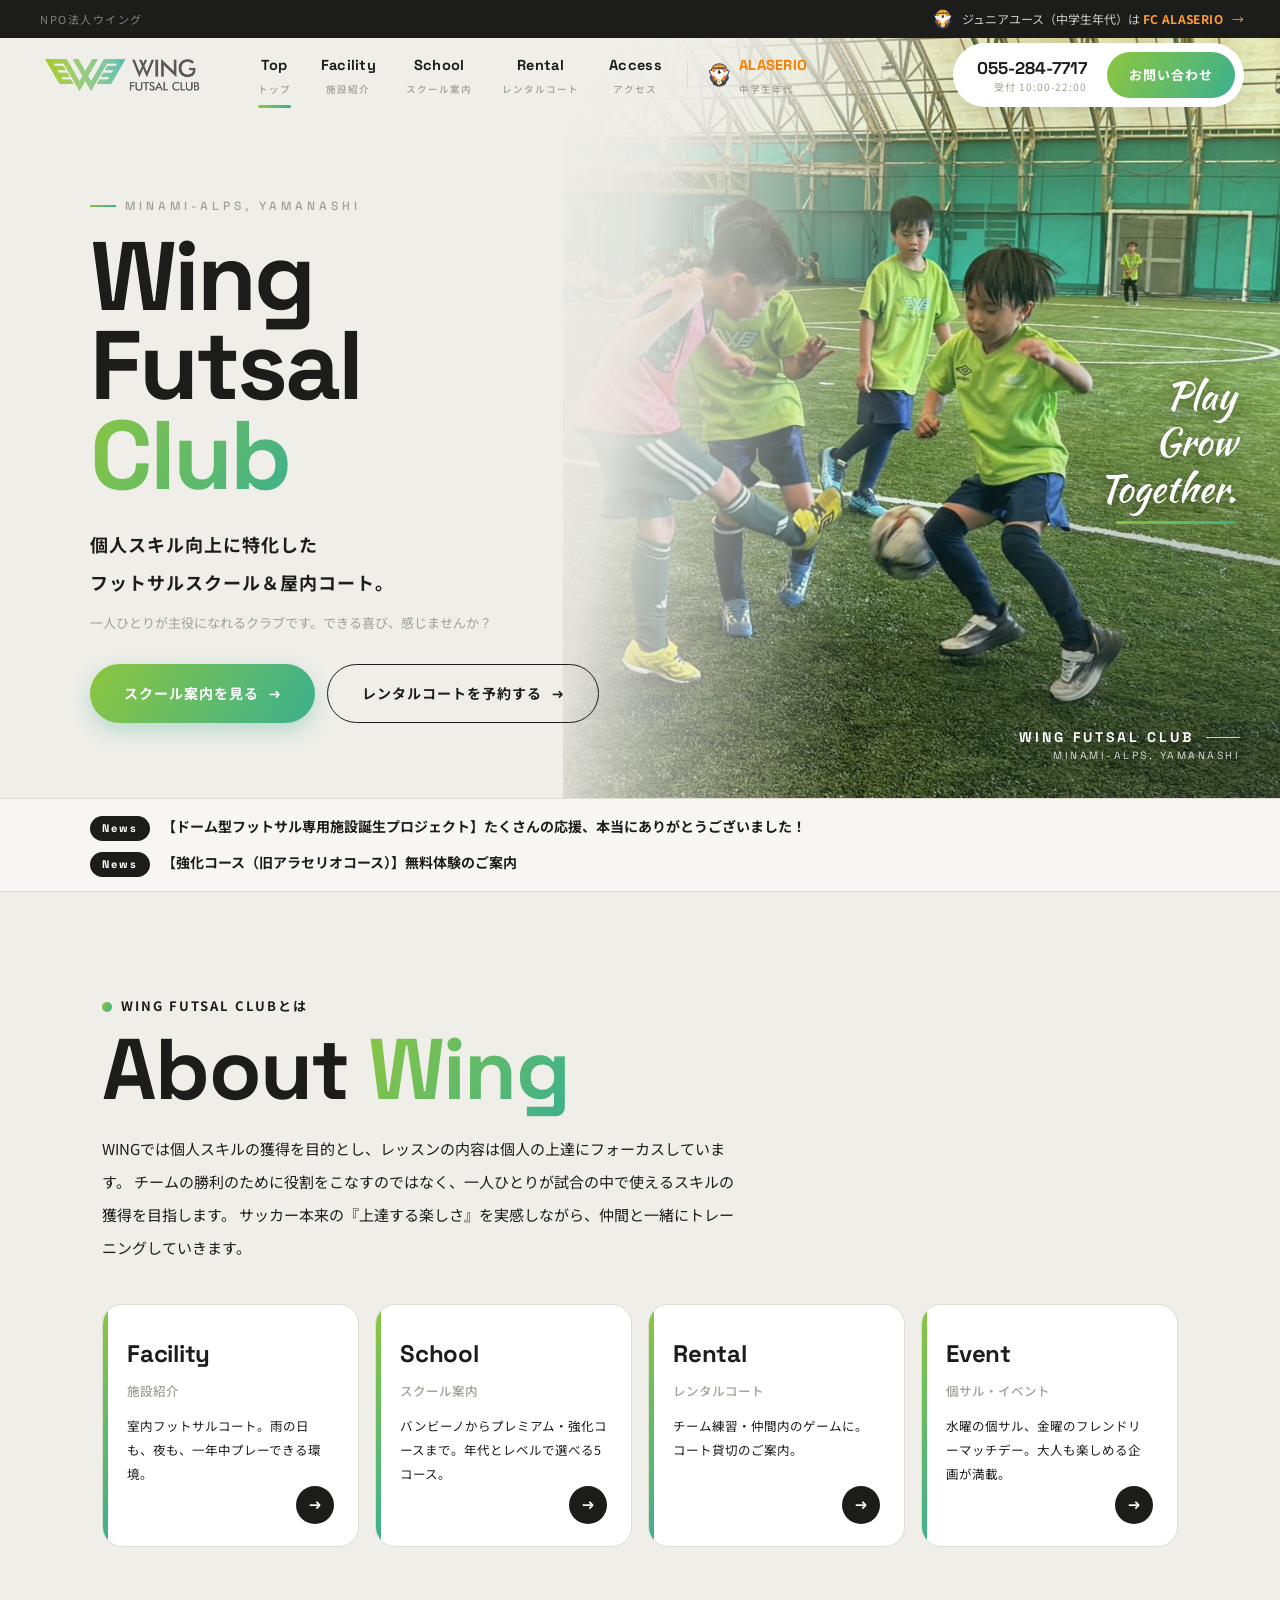
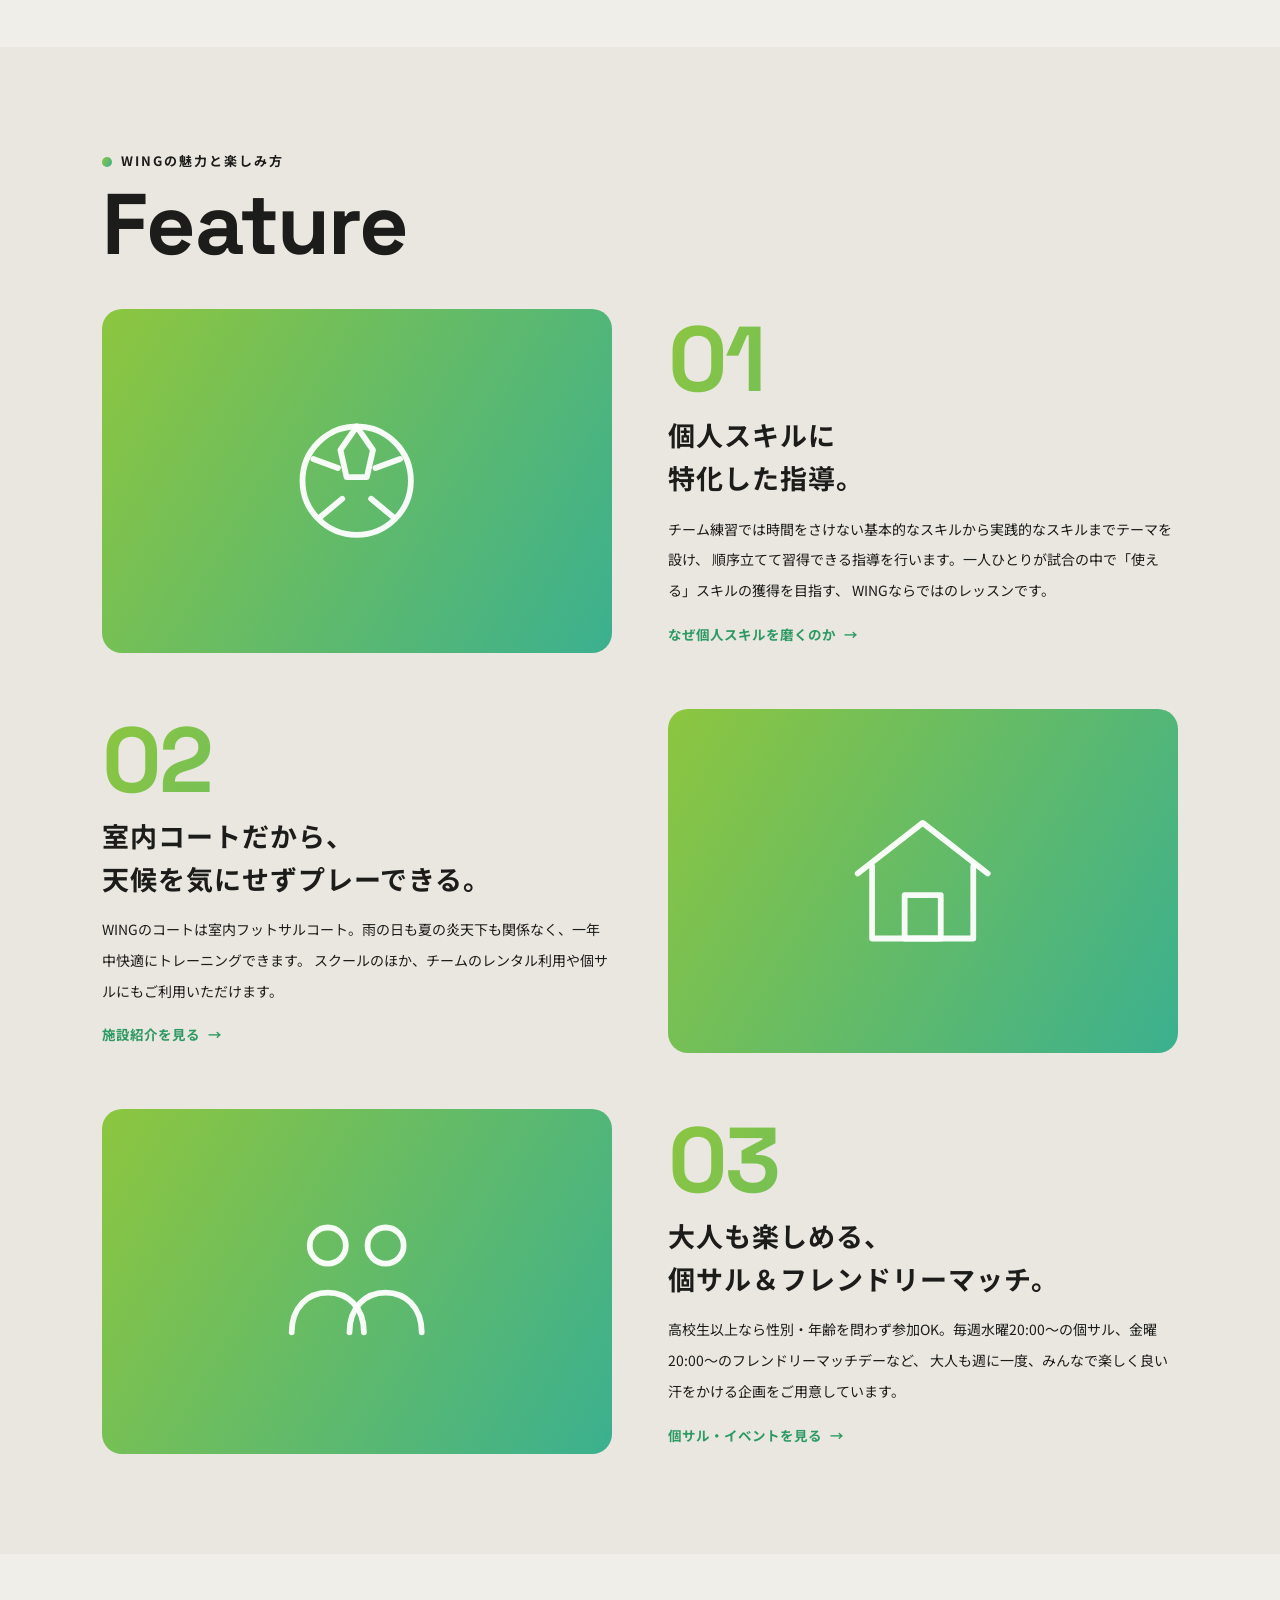
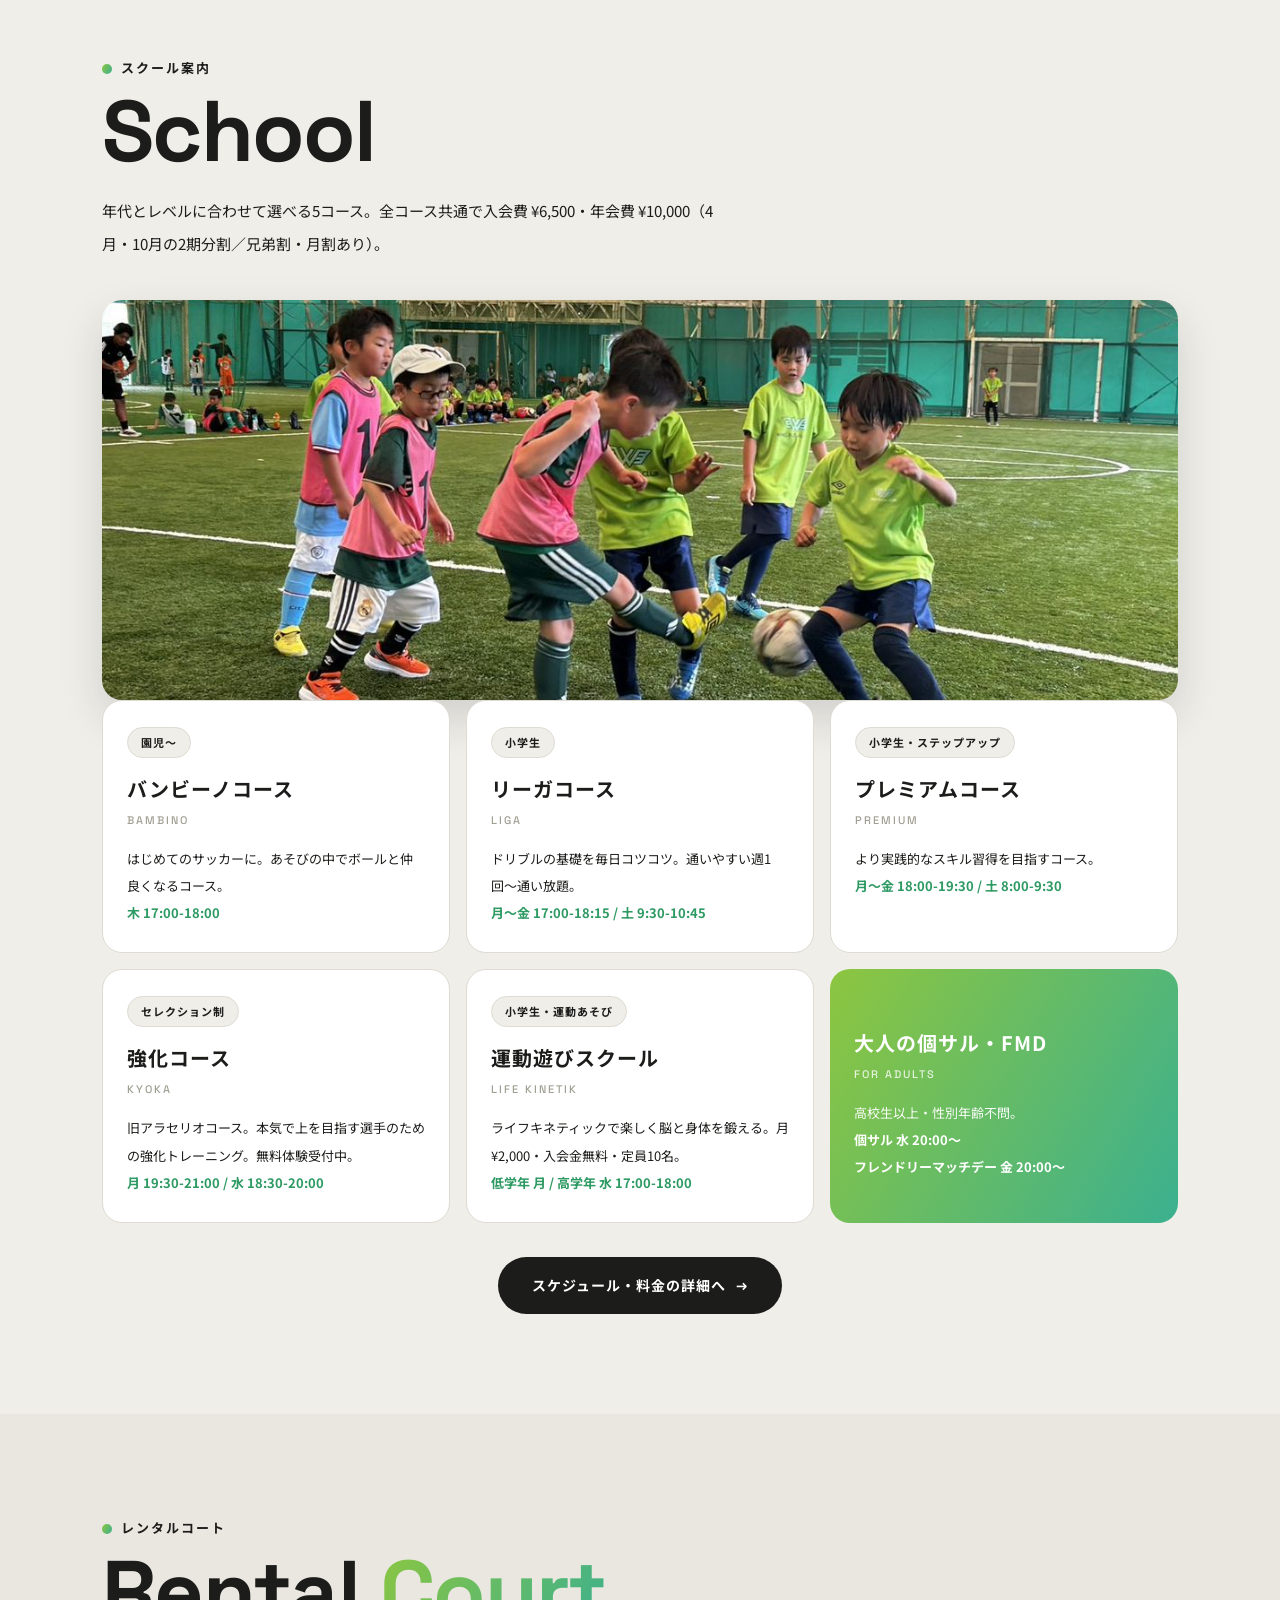
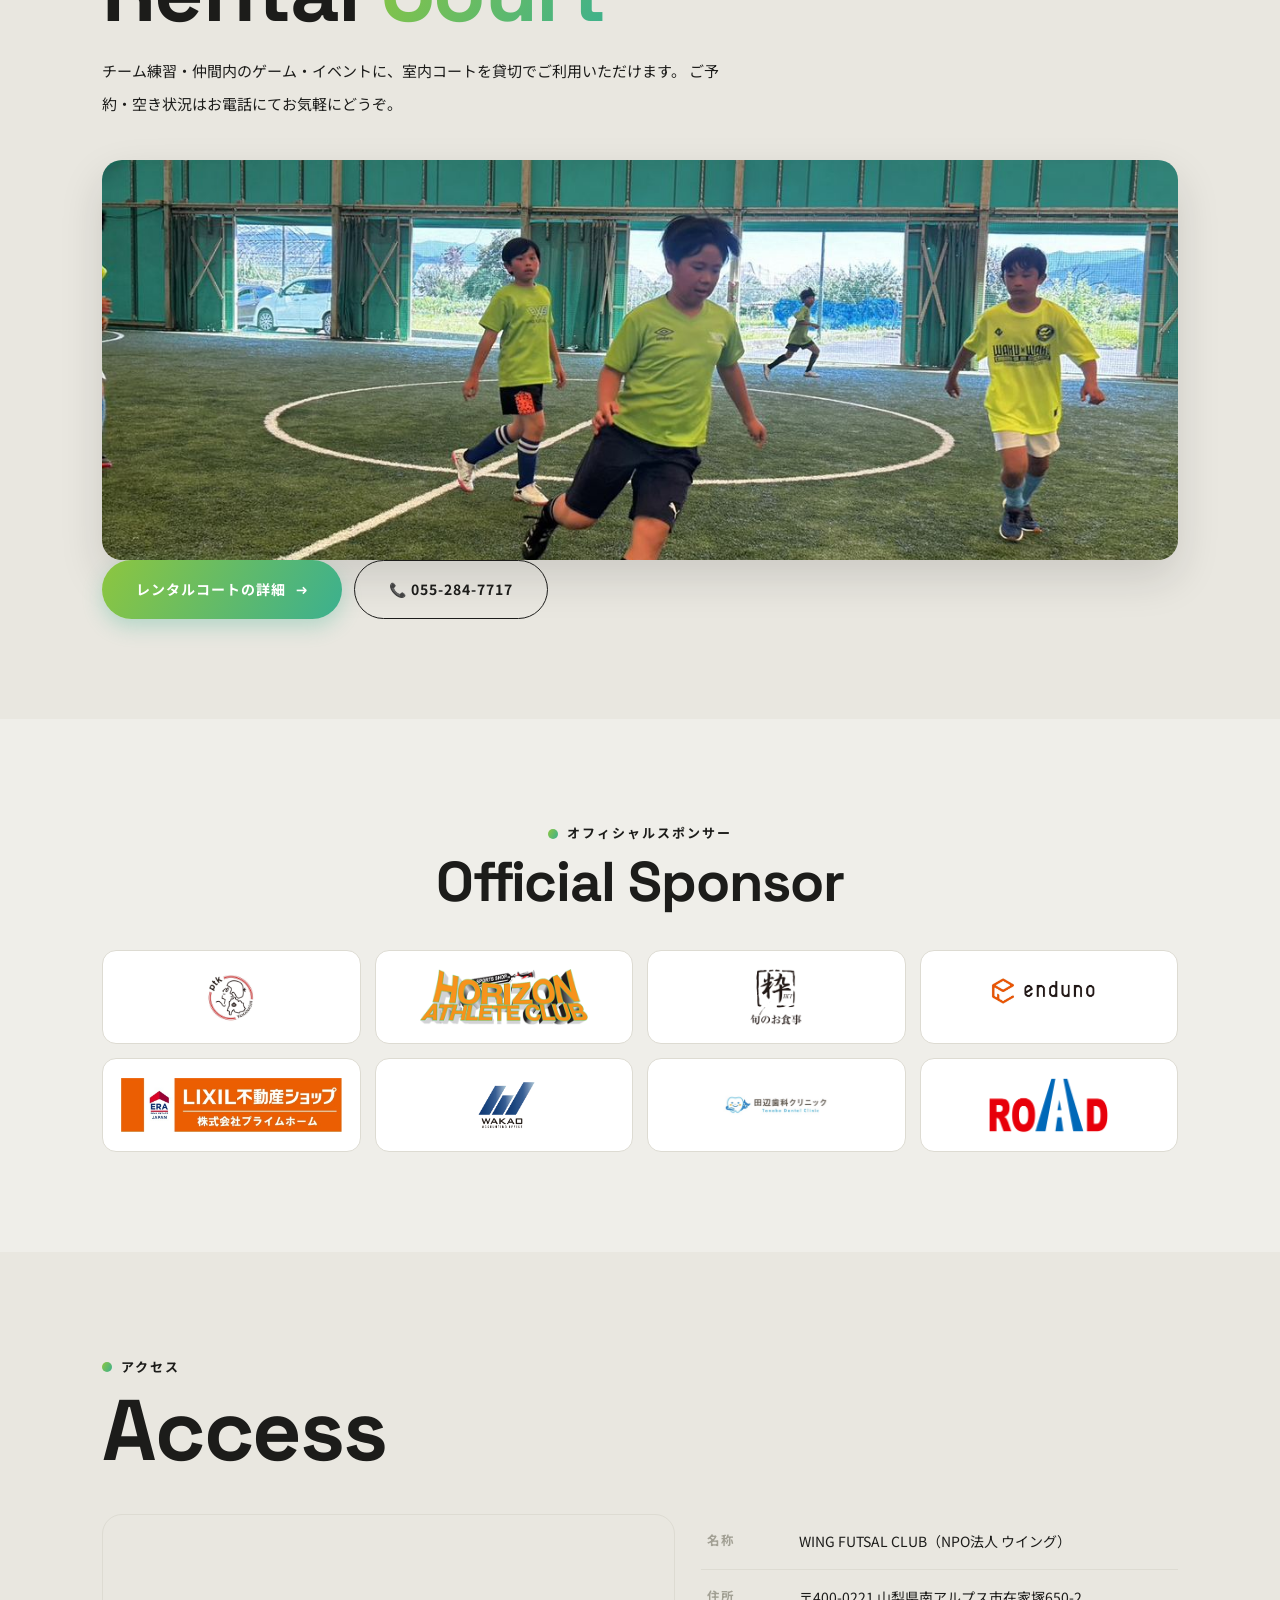
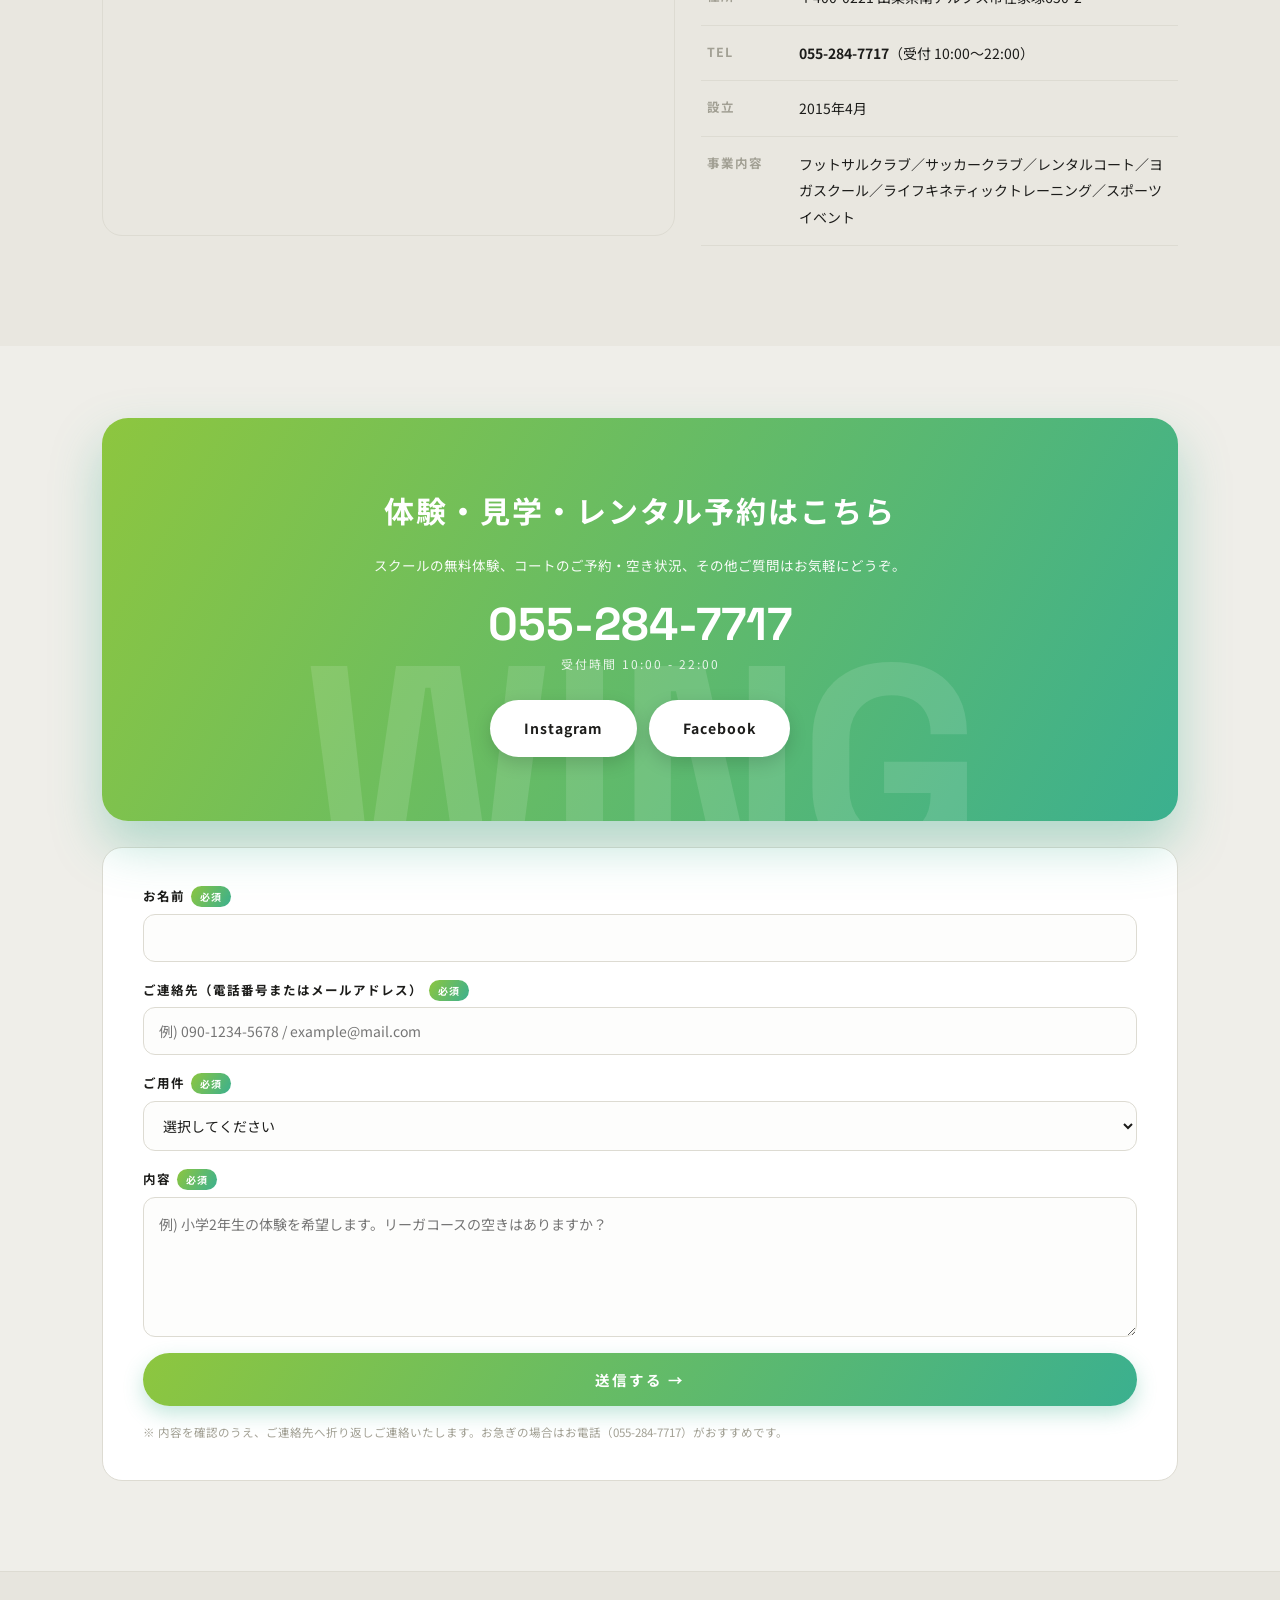
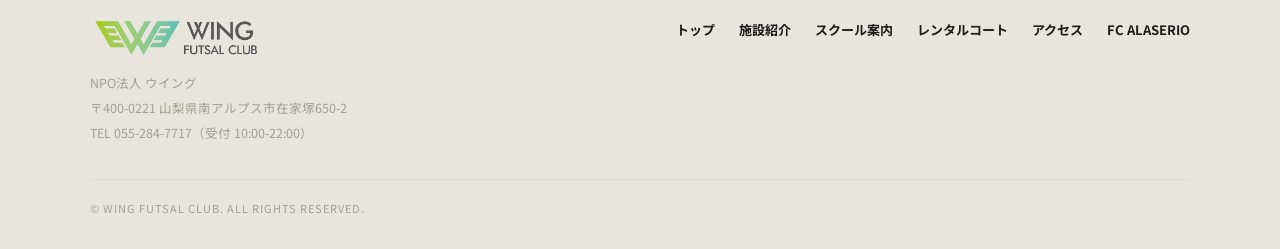
<file: index.html>
<!DOCTYPE html>
<html lang="ja">
<head>
  <meta charset="UTF-8">
  <meta name="viewport" content="width=device-width, initial-scale=1.0">
  <title>WING FUTSAL CLUB | 山梨県南アルプス市のフットサルスクール・レンタルコート</title>
  <meta name="theme-color" content="#efeee9">
  <link rel="icon" href="assets/logo.png">
  <meta name="description" content="WING FUTSAL CLUB（NPO法人ウイング）公式サイト。個人スキル向上に特化したフットサルスクール、屋内レンタルコート、個サル・イベント。山梨県南アルプス市。">
  <meta property="og:title" content="WING FUTSAL CLUB">
  <meta property="og:description" content="個人スキル向上に特化したフットサルスクール。屋内レンタルコート・個サルも。山梨県南アルプス市。">
  <meta property="og:type" content="website">
  <link rel="preconnect" href="https://fonts.googleapis.com">
  <link rel="preconnect" href="https://fonts.gstatic.com" crossorigin>
  <link href="https://fonts.googleapis.com/css2?family=Space+Grotesk:wght@500;700&family=Noto+Sans+JP:wght@400;500;700;900&family=Kaushan+Script&display=swap" rel="stylesheet">
  <link rel="stylesheet" href="css/wing.css?v=20260917c">
</head>
<body class="is-top">

  <!-- ヘッダー -->
  <!-- 上部バー: 姉妹クラブ FC ALASERIO への導線 -->
  <div class="ut">
    <div class="ut-inner">
      <span class="ut-org">NPO法人ウイング</span>
      <a class="ut-ala" href="https://tabatatsu109-netizen.github.io/hp-1/" target="_blank" rel="noopener">
        <img src="assets/alaserio-logo.png" alt="">
        <span><span class="ut-long">ジュニアユース（中学生年代）は</span><span class="ut-short">中学生は</span> <b>FC ALASERIO</b></span>
        <span class="ut-ar">→</span>
      </a>
    </div>
  </div>

  <header class="hd">
    <div class="hd-inner">
      <a href="index.html" class="hd-logo">
        <img src="assets/logo.png" alt="WING FUTSAL CLUB ロゴ">
      </a>
      <nav class="hd-nav">
        <a href="index.html" class="on"><span class="n-en">Top</span><span class="n-ja">トップ</span></a>
        <a href="facility.html"><span class="n-en">Facility</span><span class="n-ja">施設紹介</span></a>
        <a href="school.html"><span class="n-en">School</span><span class="n-ja">スクール案内</span></a>
        <a href="rental.html"><span class="n-en">Rental</span><span class="n-ja">レンタルコート</span></a>
        <a href="index.html#access"><span class="n-en">Access</span><span class="n-ja">アクセス</span></a>
        <a href="https://tabatatsu109-netizen.github.io/hp-1/" target="_blank" rel="noopener" class="nav-ala">
          <img src="assets/alaserio-logo.png" alt="">
          <span class="nav-ala-t"><span class="n-en">ALASERIO</span><span class="n-ja">中学生年代</span></span>
        </a>
      </nav>
      <div class="hd-actions">
        <div class="hd-tel">
          <div class="num">055-284-7717</div>
          <div class="hours">受付 10:00-22:00</div>
        </div>
        <a href="index.html#contact" class="hd-cta">お問い合わせ</a>
        <button class="hd-burger" id="hamburger-btn" aria-label="メニューを開く"><span></span><span></span><span></span></button>
      </div>
    </div>
  </header>

  <!-- モバイルメニュー -->
  <nav class="m-nav" id="mobile-nav">
    <div class="m-nav-top">
      <img src="assets/logo.png" alt="WING FUTSAL CLUB">
      <button class="m-nav-close" id="mobile-nav-close" aria-label="メニューを閉じる">✕</button>
    </div>
    <a class="m-link" href="index.html"><span class="n-en">Top</span><span class="n-ja">トップ</span></a>
    <a class="m-link" href="facility.html"><span class="n-en">Facility</span><span class="n-ja">施設紹介</span></a>
    <a class="m-link" href="school.html"><span class="n-en">School</span><span class="n-ja">スクール案内</span></a>
    <a class="m-link" href="rental.html"><span class="n-en">Rental</span><span class="n-ja">レンタルコート</span></a>
    <a class="m-link" href="index.html#access"><span class="n-en">Access</span><span class="n-ja">アクセス</span></a>
    <a class="m-link" href="index.html#contact"><span class="n-en">Contact</span><span class="n-ja">お問い合わせ</span></a>
    <a class="m-link m-link--ala" href="https://tabatatsu109-netizen.github.io/hp-1/" target="_blank" rel="noopener">
      <img src="assets/alaserio-logo.png" alt="">
      <span class="n-en">ALASERIO</span><span class="n-ja">中学生年代のクラブ</span>
    </a>
    <div class="m-nav-ctas">
      <a href="tel:0552847717" class="btn btn-grn">📞 055-284-7717（受付10:00-22:00）</a>
    </div>
  </nav>

  <!-- ヒーロー -->
  <section class="hero">
    <div class="hero-inner">
      <div class="hero-kicker">Minami-Alps, Yamanashi</div>
      <h1 class="hero-title">Wing<br>Futsal<br><span class="grn">Club</span></h1>
      <p class="hero-copy">個人スキル向上に特化した<br>フットサルスクール＆屋内コート。</p>
      <p class="hero-sub">一人ひとりが主役になれるクラブです。できる喜び、感じませんか？</p>
      <div class="hero-ctas">
        <a href="school.html" class="btn btn-grn">スクール案内を見る <span class="ar">→</span></a>
        <a href="rental.html" class="btn btn-line">レンタルコートを予約する <span class="ar">→</span></a>
      </div>
    </div>
    <div class="hero-media" role="img" aria-label="WING FUTSAL CLUB の屋内コートでプレーするスクール生"></div>
    <p class="hero-script" aria-hidden="true">Play<br>Grow<br>Together.</p>
    <div class="hero-mark" aria-hidden="true"><b>WING FUTSAL CLUB</b><span>MINAMI-ALPS, YAMANASHI</span></div>
  </section>

  <!-- ニュース行 -->
  <div class="newsline">
    <div class="newsline-inner">
      <div class="newsline-item"><span class="newsline-tag">News</span><a href="facility.html">【ドーム型フットサル専用施設誕生プロジェクト】たくさんの応援、本当にありがとうございました！</a></div>
      <div class="newsline-item"><span class="newsline-tag">News</span><a href="school.html#kyoka">【強化コース（旧アラセリオコース）】無料体験のご案内</a></div>
    </div>
  </div>

  <!-- ABOUT -->
  <section class="sec" id="about">
    <div class="container">
      <div class="sec-head rv">
        <span class="sec-label">WING FUTSAL CLUBとは</span>
        <h2 class="sec-title">About <span class="grn">Wing</span></h2>
        <p class="sec-lead">
          WINGでは個人スキルの獲得を目的とし、レッスンの内容は個人の上達にフォーカスしています。
          チームの勝利のために役割をこなすのではなく、一人ひとりが試合の中で使えるスキルの獲得を目指します。
          サッカー本来の『上達する楽しさ』を実感しながら、仲間と一緒にトレーニングしていきます。
        </p>
      </div>
      <div class="quick-grid">
        <a href="facility.html" class="quick-card rv">
          <div class="quick-en">Facility</div>
          <div class="quick-ja">施設紹介</div>
          <p class="quick-desc">室内フットサルコート。雨の日も、夜も、一年中プレーできる環境。</p>
          <span class="quick-ar">→</span>
        </a>
        <a href="school.html" class="quick-card rv">
          <div class="quick-en">School</div>
          <div class="quick-ja">スクール案内</div>
          <p class="quick-desc">バンビーノからプレミアム・強化コースまで。年代とレベルで選べる5コース。</p>
          <span class="quick-ar">→</span>
        </a>
        <a href="rental.html" class="quick-card rv">
          <div class="quick-en">Rental</div>
          <div class="quick-ja">レンタルコート</div>
          <p class="quick-desc">チーム練習・仲間内のゲームに。コート貸切のご案内。</p>
          <span class="quick-ar">→</span>
        </a>
        <a href="school.html#otona" class="quick-card rv">
          <div class="quick-en">Event</div>
          <div class="quick-ja">個サル・イベント</div>
          <p class="quick-desc">水曜の個サル、金曜のフレンドリーマッチデー。大人も楽しめる企画が満載。</p>
          <span class="quick-ar">→</span>
        </a>
      </div>
    </div>
  </section>

  <!-- FEATURE -->
  <section class="sec" style="background:#e9e7e0;" id="feature">
    <div class="container">
      <div class="sec-head rv">
        <span class="sec-label">WINGの魅力と楽しみ方</span>
        <h2 class="sec-title">Feature</h2>
      </div>
      <div class="feat-list">
        <div class="feat rv">
          <div class="feat-visual feat-visual--pad">
            <svg viewBox="0 0 48 48"><circle cx="24" cy="24" r="15"/><path d="M24 9l4.5 6.5-1.7 7.5-5.6 0-1.7-7.5z"/><path d="M14 34l6-5M34 34l-6-5M12 18l6.8 2.5M36 18l-6.8 2.5"/></svg>
          </div>
          <div>
            <div class="feat-no">01</div>
            <h3 class="feat-title">個人スキルに<br>特化した指導。</h3>
            <p class="feat-body">
              チーム練習では時間をさけない基本的なスキルから実践的なスキルまでテーマを設け、
              順序立てて習得できる指導を行います。一人ひとりが試合の中で「使える」スキルの獲得を目指す、
              WINGならではのレッスンです。
            </p>
            <a href="school.html#why" class="feat-link">なぜ個人スキルを磨くのか</a>
          </div>
        </div>
        <div class="feat rv">
          <div class="feat-visual feat-visual--pad">
            <svg viewBox="0 0 48 48"><path d="M6 22L24 8l18 14"/><path d="M10 20v20h28V20"/><rect x="19" y="28" width="10" height="12"/></svg>
          </div>
          <div>
            <div class="feat-no">02</div>
            <h3 class="feat-title">室内コートだから、<br>天候を気にせずプレーできる。</h3>
            <p class="feat-body">
              WINGのコートは室内フットサルコート。雨の日も夏の炎天下も関係なく、一年中快適にトレーニングできます。
              スクールのほか、チームのレンタル利用や個サルにもご利用いただけます。
            </p>
            <a href="facility.html" class="feat-link">施設紹介を見る</a>
          </div>
        </div>
        <div class="feat rv">
          <div class="feat-visual feat-visual--pad">
            <svg viewBox="0 0 48 48"><circle cx="16" cy="14" r="5"/><circle cx="32" cy="14" r="5"/><path d="M6 38c0-7 4.5-11 10-11s10 4 10 11"/><path d="M22 38c0-7 4.5-11 10-11s10 4 10 11"/></svg>
          </div>
          <div>
            <div class="feat-no">03</div>
            <h3 class="feat-title">大人も楽しめる、<br>個サル＆フレンドリーマッチ。</h3>
            <p class="feat-body">
              高校生以上なら性別・年齢を問わず参加OK。毎週水曜20:00〜の個サル、金曜20:00〜のフレンドリーマッチデーなど、
              大人も週に一度、みんなで楽しく良い汗をかける企画をご用意しています。
            </p>
            <a href="school.html#otona" class="feat-link">個サル・イベントを見る</a>
          </div>
        </div>
      </div>
    </div>
  </section>

  <!-- SCHOOL -->
  <section class="sec" id="school">
    <div class="container">
      <div class="sec-head rv">
        <span class="sec-label">スクール案内</span>
        <h2 class="sec-title">School</h2>
        <p class="sec-lead">年代とレベルに合わせて選べる5コース。全コース共通で入会費 ¥6,500・年会費 ¥10,000（4月・10月の2期分割／兄弟割・月割あり）。</p>
      </div>
      <figure class="sec-photo rv"><img src="assets/school-01.jpg" alt="WINGのスクールでボールを扱うスクール生たち" loading="lazy"></figure>
      <div class="course-grid course-grid--3">
        <div class="course-card rv">
          <span class="course-tag">園児〜</span>
          <div class="course-name">バンビーノコース<small>Bambino</small></div>
          <p class="course-info">はじめてのサッカーに。あそびの中でボールと仲良くなるコース。<br><b>木 17:00-18:00</b></p>
        </div>
        <div class="course-card rv">
          <span class="course-tag">小学生</span>
          <div class="course-name">リーガコース<small>Liga</small></div>
          <p class="course-info">ドリブルの基礎を毎日コツコツ。通いやすい週1回〜通い放題。<br><b>月〜金 17:00-18:15 / 土 9:30-10:45</b></p>
        </div>
        <div class="course-card rv">
          <span class="course-tag">小学生・ステップアップ</span>
          <div class="course-name">プレミアムコース<small>Premium</small></div>
          <p class="course-info">より実践的なスキル習得を目指すコース。<br><b>月〜金 18:00-19:30 / 土 8:00-9:30</b></p>
        </div>
        <div class="course-card rv">
          <span class="course-tag">セレクション制</span>
          <div class="course-name">強化コース<small>Kyoka</small></div>
          <p class="course-info">旧アラセリオコース。本気で上を目指す選手のための強化トレーニング。無料体験受付中。<br><b>月 19:30-21:00 / 水 18:30-20:00</b></p>
        </div>
        <div class="course-card rv">
          <span class="course-tag">小学生・運動あそび</span>
          <div class="course-name">運動遊びスクール<small>Life Kinetik</small></div>
          <p class="course-info">ライフキネティックで楽しく脳と身体を鍛える。月¥2,000・入会金無料・定員10名。<br><b>低学年 月 / 高学年 水 17:00-18:00</b></p>
        </div>
        <div class="course-card rv" style="background:var(--grad);border:none;color:#fff;justify-content:center;align-items:flex-start;">
          <div class="course-name" style="color:#fff;">大人の個サル・FMD<small style="color:rgba(255,255,255,0.8);">For Adults</small></div>
          <p class="course-info" style="color:rgba(255,255,255,0.95);">高校生以上・性別年齢不問。<br><b style="color:#fff;">個サル 水 20:00〜<br>フレンドリーマッチデー 金 20:00〜</b></p>
        </div>
      </div>
      <div style="text-align:center;margin-top:34px;" class="rv">
        <a href="school.html" class="btn btn-dark">スケジュール・料金の詳細へ <span class="ar">→</span></a>
      </div>
    </div>
  </section>

  <!-- RENTAL -->
  <section class="sec" style="background:#e9e7e0;" id="rental">
    <div class="container">
      <div class="sec-head rv">
        <span class="sec-label">レンタルコート</span>
        <h2 class="sec-title">Rental <span class="grn">Court</span></h2>
        <p class="sec-lead">
          チーム練習・仲間内のゲーム・イベントに、室内コートを貸切でご利用いただけます。
          ご予約・空き状況はお電話にてお気軽にどうぞ。
        </p>
      </div>
      <figure class="sec-photo rv"><img src="assets/court-01.jpg" alt="WING FUTSAL CLUB の屋内フットサルコート" loading="lazy"></figure>
      <div class="rv" style="display:flex;flex-wrap:wrap;gap:12px;">
        <a href="rental.html" class="btn btn-grn">レンタルコートの詳細 <span class="ar">→</span></a>
        <a href="tel:0552847717" class="btn btn-line">📞 055-284-7717</a>
      </div>
    </div>
  </section>

  <!-- SPONSOR -->
  <section class="sec" id="sponsor">
    <div class="container">
      <div class="sec-head sec-head--center rv">
        <span class="sec-label">オフィシャルスポンサー</span>
        <h2 class="sec-title" style="font-size:clamp(34px,5vw,56px);">Official Sponsor</h2>
      </div>
      <div class="sp-grid rv">
        <div class="sp-item"><img src="assets/sp-ptk.jpg" alt="ptk YAMANASHI"></div>
        <a href="https://www.facebook.com/horizonac0903/" target="_blank" rel="noopener" class="sp-item"><img src="assets/sp-horizon.png" alt="HORIZON ATHLETE CLUB"></a>
        <a href="https://iki-isshin.amebaownd.com" target="_blank" rel="noopener" class="sp-item"><img src="assets/sp-iki.png" alt="旬のお食事 粋"></a>
        <a href="https://www.ie-endo.co.jp/" target="_blank" rel="noopener" class="sp-item"><img src="assets/sp-enduno.jpg" alt="enduno（有限会社エンドウ工務店）"></a>
        <a href="https://www.prime-h.co.jp/" target="_blank" rel="noopener" class="sp-item"><img src="assets/sp-primehome.jpg" alt="LIXIL不動産ショップ 株式会社プライムホーム"></a>
        <a href="https://www.wakaokaikei.jp/" target="_blank" rel="noopener" class="sp-item"><img src="assets/sp-wakao.png" alt="若尾会計事務所"></a>
        <a href="https://www.tanabe-shika.net" target="_blank" rel="noopener" class="sp-item"><img src="assets/sp-tanabe.png" alt="田辺歯科クリニック"></a>
        <a href="https://www.ro-ad.jp" target="_blank" rel="noopener" class="sp-item"><img src="assets/sp-road.png" alt="株式会社ロード"></a>
      </div>
    </div>
  </section>

  <!-- ACCESS -->
  <section class="sec" style="background:#e9e7e0;" id="access">
    <div class="container">
      <div class="sec-head rv">
        <span class="sec-label">アクセス</span>
        <h2 class="sec-title">Access</h2>
      </div>
      <div class="access-grid rv">
        <div class="access-map">
          <iframe
            src="https://www.google.com/maps?q=%E5%B1%B1%E6%A2%A8%E7%9C%8C%E5%8D%97%E3%82%A2%E3%83%AB%E3%83%97%E3%82%B9%E5%B8%82%E5%9C%A8%E5%AE%B6%E5%A1%9A650-2&output=embed&hl=ja"
            loading="lazy" referrerpolicy="no-referrer-when-downgrade" title="WING FUTSAL CLUB の地図"></iframe>
        </div>
        <table class="access-tbl">
          <tr><th>名称</th><td>WING FUTSAL CLUB（NPO法人 ウイング）</td></tr>
          <tr><th>住所</th><td>〒400-0221 山梨県南アルプス市在家塚650-2</td></tr>
          <tr><th>TEL</th><td><a href="tel:0552847717" style="font-weight:700;">055-284-7717</a>（受付 10:00〜22:00）</td></tr>
          <tr><th>設立</th><td>2015年4月</td></tr>
          <tr><th>事業内容</th><td>フットサルクラブ／サッカークラブ／レンタルコート／ヨガスクール／ライフキネティックトレーニング／スポーツイベント</td></tr>
        </table>
      </div>
    </div>
  </section>

  <!-- CONTACT -->
  <section class="cta-band sec" id="contact" style="padding-top:72px;">
    <div class="container">
      <div class="cta-box rv">
        <div class="cta-title">体験・見学・レンタル予約はこちら</div>
        <p class="cta-desc">スクールの無料体験、コートのご予約・空き状況、その他ご質問はお気軽にどうぞ。</p>
        <a href="tel:0552847717" class="cta-tel">055-284-7717</a>
        <div class="cta-hours">受付時間 10:00 - 22:00</div>
        <div class="cta-btns">
          <a href="https://www.instagram.com/wing.yamanashi/" target="_blank" rel="noopener" class="btn">Instagram</a>
          <a href="https://www.facebook.com/profile.php?id=100054398535741" target="_blank" rel="noopener" class="btn">Facebook</a>
        </div>
      </div>

      <!-- お問い合わせフォーム -->
      <div class="cf-card rv">
        <form class="cf-form" id="contact-form">
          <div class="cf-group">
            <label class="cf-label">お名前<span class="req">必須</span></label>
            <input class="cf-input" type="text" id="cf-name" required>
          </div>
          <div class="cf-group">
            <label class="cf-label">ご連絡先（電話番号またはメールアドレス）<span class="req">必須</span></label>
            <input class="cf-input" type="text" id="cf-contact" required placeholder="例) 090-1234-5678 / example@mail.com">
          </div>
          <div class="cf-group">
            <label class="cf-label">ご用件<span class="req">必須</span></label>
            <select class="cf-select" id="cf-type" required>
              <option value="" disabled selected>選択してください</option>
              <option>スクール体験申込</option>
              <option>スクール入会について</option>
              <option>レンタルコートの予約・空き確認</option>
              <option>個サル・イベントについて</option>
              <option>その他</option>
            </select>
          </div>
          <div class="cf-group">
            <label class="cf-label">内容<span class="req">必須</span></label>
            <textarea class="cf-textarea" id="cf-message" required placeholder="例) 小学2年生の体験を希望します。リーガコースの空きはありますか？"></textarea>
          </div>
          <button type="submit" class="cf-submit" id="cf-submit">送信する →</button>
          <p class="cf-note">※ 内容を確認のうえ、ご連絡先へ折り返しご連絡いたします。お急ぎの場合はお電話（055-284-7717）がおすすめです。</p>
        </form>
        <div class="cf-done" id="cf-done" style="display:none;">
          ✅ 送信しました！<br>内容を確認のうえ、折り返しご連絡いたします。
        </div>
      </div>
    </div>
  </section>

  <!-- フッター -->
  <footer class="ft">
    <div class="ft-inner">
      <div class="ft-top">
        <div class="ft-brand">
          <img src="assets/logo.png" alt="WING FUTSAL CLUB">
          <p>NPO法人 ウイング<br>〒400-0221 山梨県南アルプス市在家塚650-2<br>TEL 055-284-7717（受付 10:00-22:00）</p>
        </div>
        <nav class="ft-nav">
          <a href="index.html">トップ</a>
          <a href="facility.html">施設紹介</a>
          <a href="school.html">スクール案内</a>
          <a href="rental.html">レンタルコート</a>
          <a href="index.html#access">アクセス</a>
          <a href="https://tabatatsu109-netizen.github.io/hp-1/" target="_blank" rel="noopener">FC ALASERIO</a>
        </nav>
      </div>
      <div class="ft-bottom">
        <span>© WING FUTSAL CLUB. ALL RIGHTS RESERVED.</span>
      </div>
    </div>
  </footer>

  <script>
    // モバイルメニュー
    var mobileNav = document.getElementById('mobile-nav');
    document.getElementById('hamburger-btn').addEventListener('click', function(){ mobileNav.classList.add('open'); });
    document.getElementById('mobile-nav-close').addEventListener('click', function(){ mobileNav.classList.remove('open'); });
    mobileNav.querySelectorAll('a').forEach(function(a){ a.addEventListener('click', function(){ mobileNav.classList.remove('open'); }); });
    // トップのヘッダー: 少しスクロールしたら下地を出す（ヒーロー写真に重ねているため）
    (function(){
      var hd = document.querySelector('.hd');
      if (!hd || !document.body.classList.contains('is-top')) return;
      var sync = function(){ hd.classList.toggle('scrolled', window.scrollY > 40); };
      sync();
      window.addEventListener('scroll', sync, { passive: true });
    })();

    // スクロールリビール
    var io = new IntersectionObserver(function(es){ es.forEach(function(e){ if(e.isIntersecting){ e.target.classList.add('on'); io.unobserve(e.target); } }); }, { threshold: 0.1 });
    document.querySelectorAll('.rv').forEach(function(el){ io.observe(el); });

    // お問い合わせフォーム送信
    //  ① Formspree → クラブのメールに通知
    //  ② Firebase /contact/wing → 受信箱ページ(inquiries.html)にも記録
    document.getElementById('contact-form').addEventListener('submit', function(e){
      e.preventDefault();
      var btn = document.getElementById('cf-submit');
      btn.disabled = true; btn.textContent = '送信中...';
      var pad = function(n){ return n < 10 ? '0' + n : '' + n; };
      var d = new Date();
      var name = document.getElementById('cf-name').value.trim();
      var contact = document.getElementById('cf-contact').value.trim();
      var type = document.getElementById('cf-type').value;
      var message = document.getElementById('cf-message').value.trim();
      var dateStr = d.getFullYear() + '-' + pad(d.getMonth()+1) + '-' + pad(d.getDate()) + ' ' + pad(d.getHours()) + ':' + pad(d.getMinutes());

      var mailBody = { '_subject': '【WING HP】' + type + '：' + name + '様より', 'お名前': name, 'ご連絡先': contact, 'ご用件': type, '内容': message };
      if (/^[^\s@]+@[^\s@]+\.[^\s@]+$/.test(contact)) mailBody['_replyto'] = contact;

      fetch('https://formspree.io/f/mwlkvvww', {
        method: 'POST',
        headers: { 'Accept': 'application/json', 'Content-Type': 'application/json' },
        body: JSON.stringify(mailBody)
      }).then(function(res){
        if(!res.ok) throw new Error('HTTP ' + res.status);
        fetch('https://hp-1-d7bce-default-rtdb.asia-southeast1.firebasedatabase.app/contact/wing.json', {
          method: 'POST',
          headers: { 'Content-Type': 'application/json' },
          body: JSON.stringify({ name: name, contact: contact, type: type, message: message, date: dateStr, status: '未対応' })
        }).catch(function(){});
        document.getElementById('contact-form').style.display = 'none';
        document.getElementById('cf-done').style.display = 'block';
      }).catch(function(){
        btn.disabled = false; btn.textContent = '送信する →';
        alert('送信に失敗しました。お手数ですがお電話（055-284-7717）にてご連絡ください。');
      });
    });
  </script>
</body>
</html>
</file>
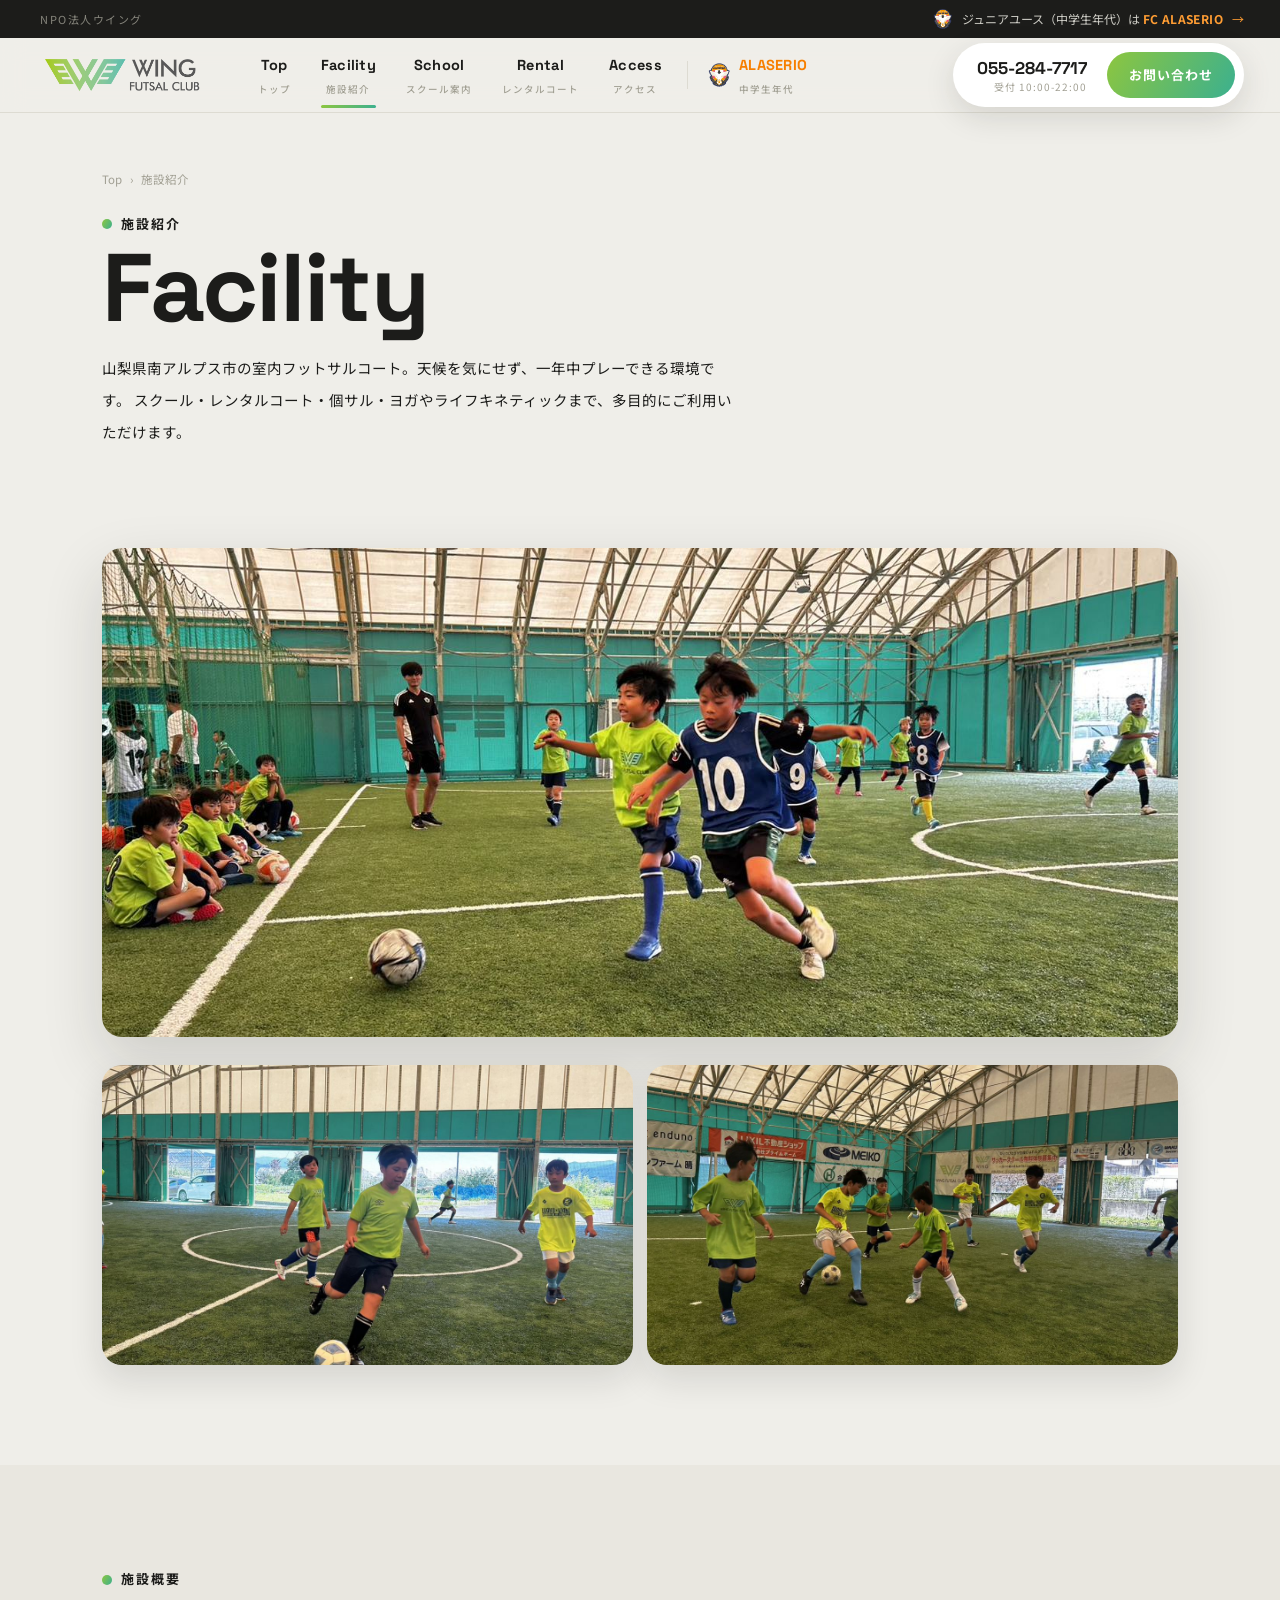
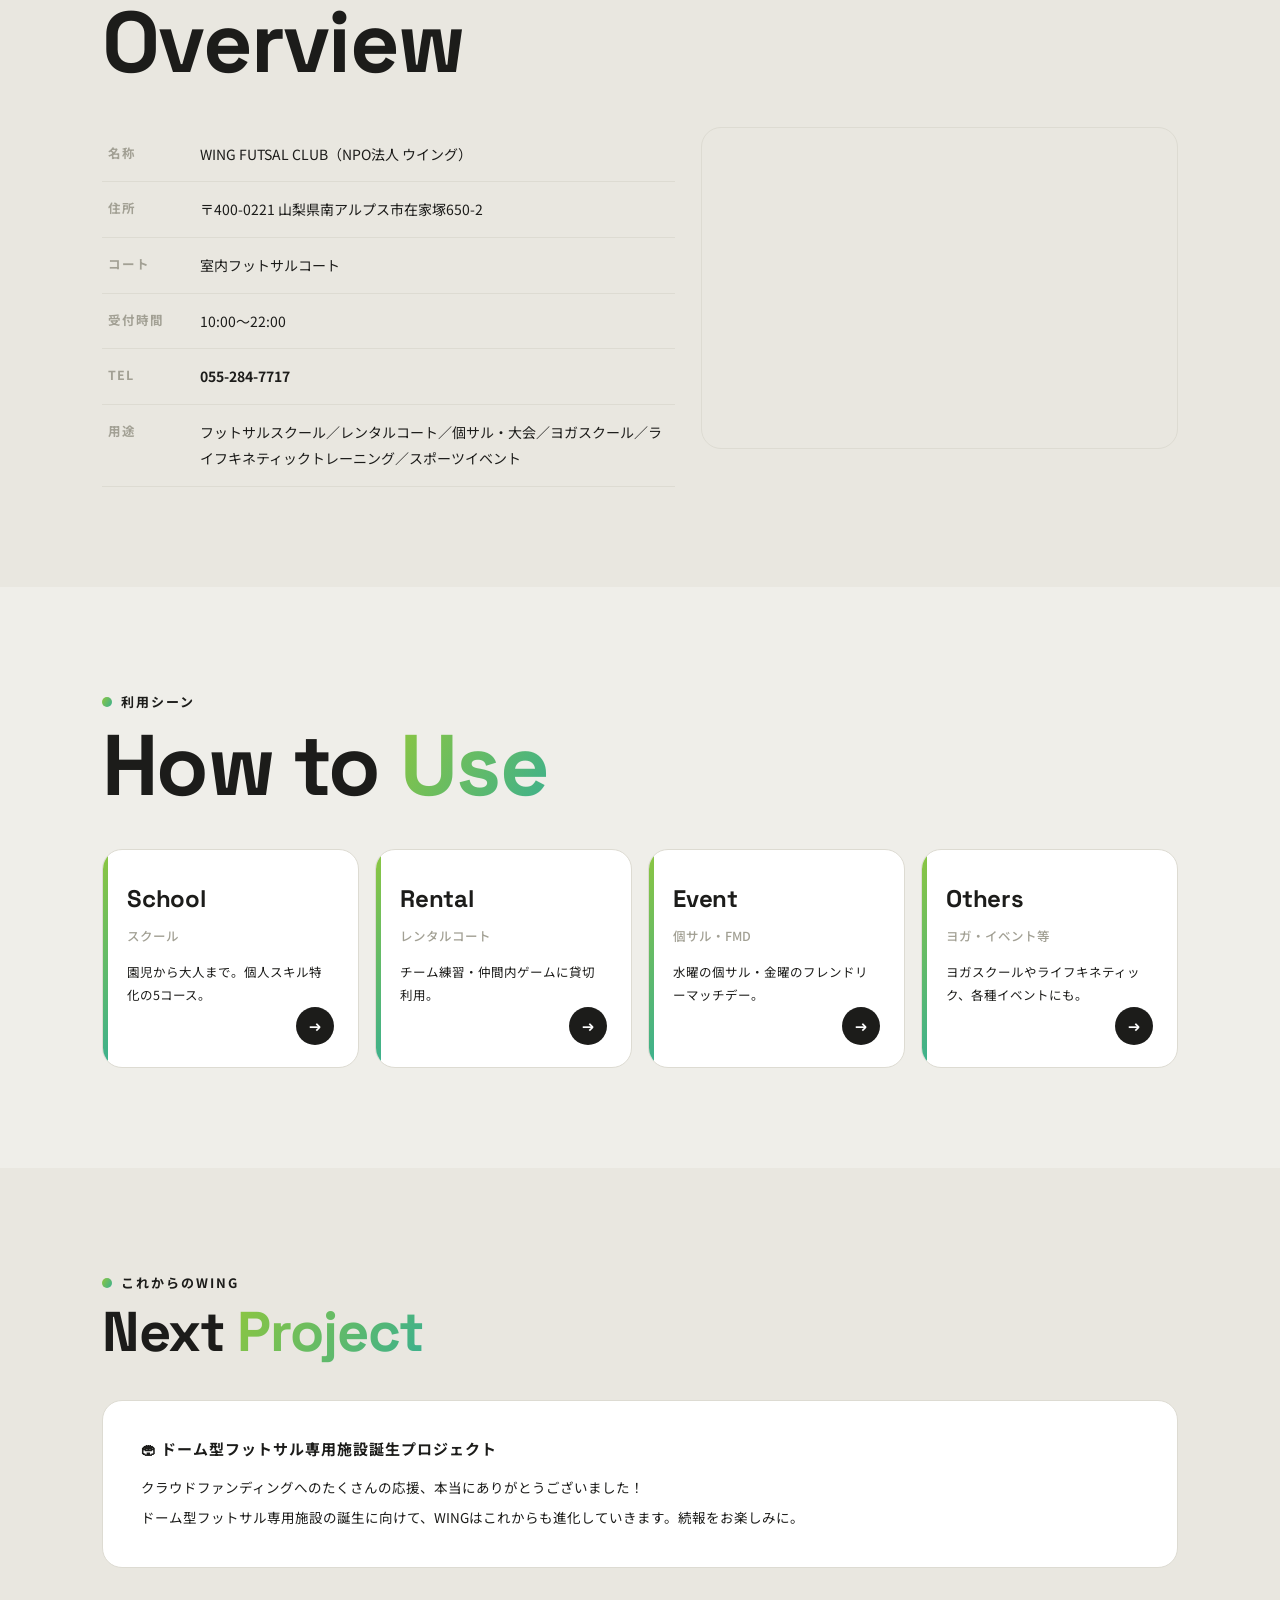
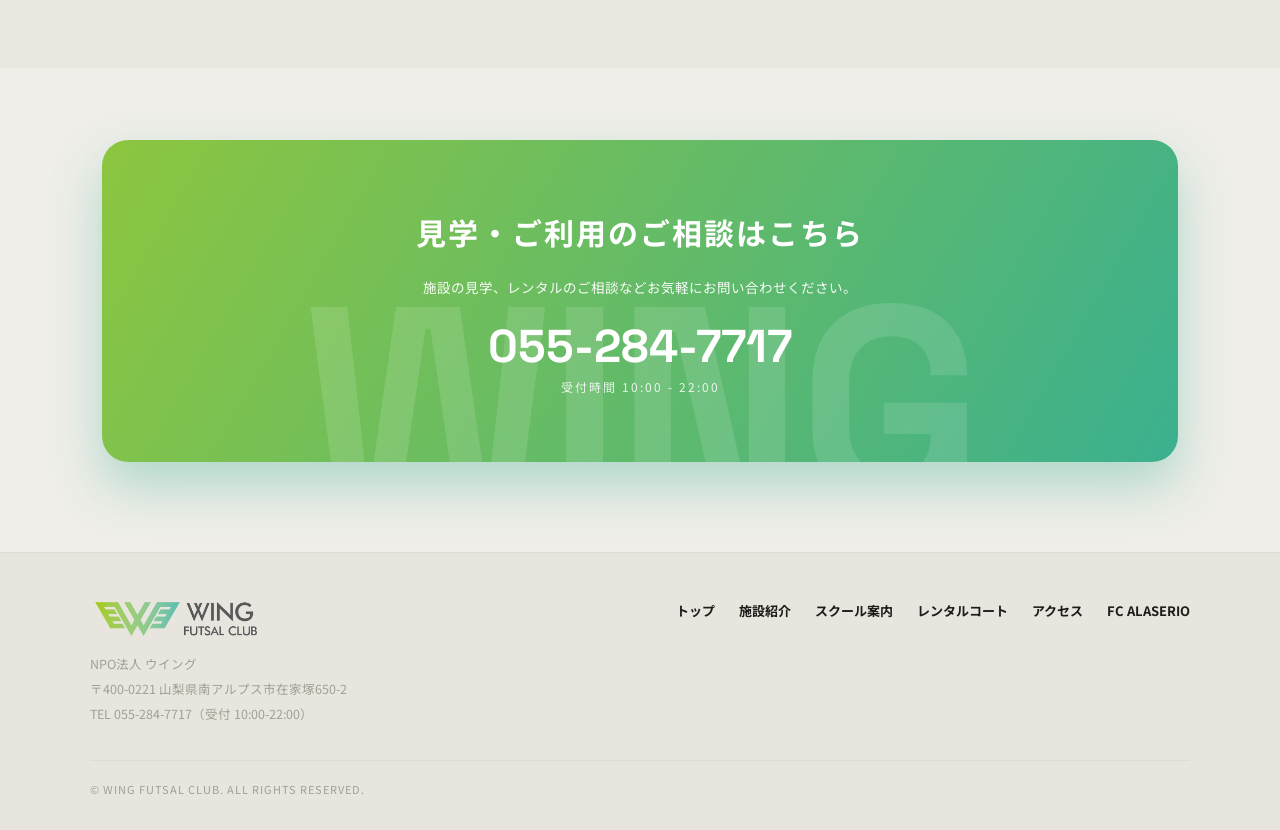
<file: facility.html>
<!DOCTYPE html>
<html lang="ja">
<head>
  <meta charset="UTF-8">
  <meta name="viewport" content="width=device-width, initial-scale=1.0">
  <title>施設紹介 | WING FUTSAL CLUB</title>
  <meta name="theme-color" content="#efeee9">
  <link rel="icon" href="assets/logo.png">
  <meta name="description" content="WING FUTSAL CLUBの施設紹介。山梨県南アルプス市の室内フットサルコート。スクール・レンタルコート・個サル・ヨガなど多目的に利用できます。">
  <meta property="og:title" content="施設紹介 | WING FUTSAL CLUB">
  <meta property="og:description" content="山梨県南アルプス市の室内フットサルコート。">
  <meta property="og:type" content="website">
  <link rel="preconnect" href="https://fonts.googleapis.com">
  <link rel="preconnect" href="https://fonts.gstatic.com" crossorigin>
  <link href="https://fonts.googleapis.com/css2?family=Space+Grotesk:wght@500;700&family=Noto+Sans+JP:wght@400;500;700;900&display=swap" rel="stylesheet">
  <link rel="stylesheet" href="css/wing.css?v=20260917c">
</head>
<body>

  <!-- ヘッダー -->
  <!-- 上部バー: 姉妹クラブ FC ALASERIO への導線 -->
  <div class="ut">
    <div class="ut-inner">
      <span class="ut-org">NPO法人ウイング</span>
      <a class="ut-ala" href="https://tabatatsu109-netizen.github.io/hp-1/" target="_blank" rel="noopener">
        <img src="assets/alaserio-logo.png" alt="">
        <span><span class="ut-long">ジュニアユース（中学生年代）は</span><span class="ut-short">中学生は</span> <b>FC ALASERIO</b></span>
        <span class="ut-ar">→</span>
      </a>
    </div>
  </div>

  <header class="hd">
    <div class="hd-inner">
      <a href="index.html" class="hd-logo"><img src="assets/logo.png" alt="WING FUTSAL CLUB ロゴ"></a>
      <nav class="hd-nav">
        <a href="index.html"><span class="n-en">Top</span><span class="n-ja">トップ</span></a>
        <a href="facility.html" class="on"><span class="n-en">Facility</span><span class="n-ja">施設紹介</span></a>
        <a href="school.html"><span class="n-en">School</span><span class="n-ja">スクール案内</span></a>
        <a href="rental.html"><span class="n-en">Rental</span><span class="n-ja">レンタルコート</span></a>
        <a href="index.html#access"><span class="n-en">Access</span><span class="n-ja">アクセス</span></a>
        <a href="https://tabatatsu109-netizen.github.io/hp-1/" target="_blank" rel="noopener" class="nav-ala">
          <img src="assets/alaserio-logo.png" alt="">
          <span class="nav-ala-t"><span class="n-en">ALASERIO</span><span class="n-ja">中学生年代</span></span>
        </a>
      </nav>
      <div class="hd-actions">
        <div class="hd-tel"><div class="num">055-284-7717</div><div class="hours">受付 10:00-22:00</div></div>
        <a href="index.html#contact" class="hd-cta">お問い合わせ</a>
        <button class="hd-burger" id="hamburger-btn" aria-label="メニューを開く"><span></span><span></span><span></span></button>
      </div>
    </div>
  </header>

  <!-- モバイルメニュー -->
  <nav class="m-nav" id="mobile-nav">
    <div class="m-nav-top">
      <img src="assets/logo.png" alt="WING FUTSAL CLUB">
      <button class="m-nav-close" id="mobile-nav-close" aria-label="メニューを閉じる">✕</button>
    </div>
    <a class="m-link" href="index.html"><span class="n-en">Top</span><span class="n-ja">トップ</span></a>
    <a class="m-link" href="facility.html"><span class="n-en">Facility</span><span class="n-ja">施設紹介</span></a>
    <a class="m-link" href="school.html"><span class="n-en">School</span><span class="n-ja">スクール案内</span></a>
    <a class="m-link" href="rental.html"><span class="n-en">Rental</span><span class="n-ja">レンタルコート</span></a>
    <a class="m-link" href="index.html#access"><span class="n-en">Access</span><span class="n-ja">アクセス</span></a>
    <a class="m-link" href="index.html#contact"><span class="n-en">Contact</span><span class="n-ja">お問い合わせ</span></a>
    <a class="m-link m-link--ala" href="https://tabatatsu109-netizen.github.io/hp-1/" target="_blank" rel="noopener">
      <img src="assets/alaserio-logo.png" alt="">
      <span class="n-en">ALASERIO</span><span class="n-ja">中学生年代のクラブ</span>
    </a>
    <div class="m-nav-ctas"><a href="tel:0552847717" class="btn btn-grn">📞 055-284-7717（受付10:00-22:00）</a></div>
  </nav>

  <!-- ページヒーロー -->
  <section class="page-hero">
    <div class="container">
      <div class="breadcrumb"><a href="index.html">Top</a><span>›</span><span>施設紹介</span></div>
      <span class="sec-label">施設紹介</span>
      <h1 class="page-title">Facility</h1>
      <p class="page-lead">
        山梨県南アルプス市の室内フットサルコート。天候を気にせず、一年中プレーできる環境です。
        スクール・レンタルコート・個サル・ヨガやライフキネティックまで、多目的にご利用いただけます。
      </p>
    </div>
  </section>

  <!-- 施設写真 -->
  <section class="sec" style="padding-top:26px;">
    <div class="container">
      <div class="hero-photo rv"><img src="assets/court-hero.jpg" alt="WING FUTSAL CLUB の屋内フットサルコート全景"></div>
      <div class="sec-photos rv">
        <figure><img src="assets/court-01.jpg" alt="自然光が入る明るい屋内コート" loading="lazy"></figure>
        <figure><img src="assets/court-02.jpg" alt="コートでプレーするスクール生" loading="lazy"></figure>
      </div>
    </div>
  </section>

  <!-- 施設概要 -->
  <section class="sec" style="background:#e9e7e0;">
    <div class="container">
      <div class="sec-head rv">
        <span class="sec-label">施設概要</span>
        <h2 class="sec-title">Overview</h2>
      </div>
      <div class="access-grid rv">
        <table class="access-tbl">
          <tr><th>名称</th><td>WING FUTSAL CLUB（NPO法人 ウイング）</td></tr>
          <tr><th>住所</th><td>〒400-0221 山梨県南アルプス市在家塚650-2</td></tr>
          <tr><th>コート</th><td>室内フットサルコート</td></tr>
          <tr><th>受付時間</th><td>10:00〜22:00</td></tr>
          <tr><th>TEL</th><td><a href="tel:0552847717" style="font-weight:700;">055-284-7717</a></td></tr>
          <tr><th>用途</th><td>フットサルスクール／レンタルコート／個サル・大会／ヨガスクール／ライフキネティックトレーニング／スポーツイベント</td></tr>
        </table>
        <div class="access-map">
          <iframe
            src="https://www.google.com/maps?q=%E5%B1%B1%E6%A2%A8%E7%9C%8C%E5%8D%97%E3%82%A2%E3%83%AB%E3%83%97%E3%82%B9%E5%B8%82%E5%9C%A8%E5%AE%B6%E5%A1%9A650-2&output=embed&hl=ja"
            loading="lazy" referrerpolicy="no-referrer-when-downgrade" title="WING FUTSAL CLUB の地図"></iframe>
        </div>
      </div>
    </div>
  </section>

  <!-- 利用シーン -->
  <section class="sec">
    <div class="container">
      <div class="sec-head rv">
        <span class="sec-label">利用シーン</span>
        <h2 class="sec-title">How to <span class="grn">Use</span></h2>
      </div>
      <div class="quick-grid">
        <a href="school.html" class="quick-card rv">
          <div class="quick-en">School</div>
          <div class="quick-ja">スクール</div>
          <p class="quick-desc">園児から大人まで。個人スキル特化の5コース。</p>
          <span class="quick-ar">→</span>
        </a>
        <a href="rental.html" class="quick-card rv">
          <div class="quick-en">Rental</div>
          <div class="quick-ja">レンタルコート</div>
          <p class="quick-desc">チーム練習・仲間内ゲームに貸切利用。</p>
          <span class="quick-ar">→</span>
        </a>
        <a href="school.html#otona" class="quick-card rv">
          <div class="quick-en">Event</div>
          <div class="quick-ja">個サル・FMD</div>
          <p class="quick-desc">水曜の個サル・金曜のフレンドリーマッチデー。</p>
          <span class="quick-ar">→</span>
        </a>
        <a href="index.html#contact" class="quick-card rv">
          <div class="quick-en">Others</div>
          <div class="quick-ja">ヨガ・イベント等</div>
          <p class="quick-desc">ヨガスクールやライフキネティック、各種イベントにも。</p>
          <span class="quick-ar">→</span>
        </a>
      </div>
    </div>
  </section>

  <!-- ドーム型プロジェクト -->
  <section class="sec" style="background:#e9e7e0;">
    <div class="container">
      <div class="sec-head rv">
        <span class="sec-label">これからのWING</span>
        <h2 class="sec-title" style="font-size:clamp(34px,5vw,56px);">Next <span class="grn">Project</span></h2>
      </div>
      <div class="price-card rv">
        <p style="font-size:15px;font-weight:700;letter-spacing:1px;">🏟 ドーム型フットサル専用施設誕生プロジェクト</p>
        <p style="margin-top:10px;font-size:13.5px;line-height:2.2;">
          クラウドファンディングへのたくさんの応援、本当にありがとうございました！<br>
          ドーム型フットサル専用施設の誕生に向けて、WINGはこれからも進化していきます。続報をお楽しみに。
        </p>
      </div>
    </div>
  </section>

  <!-- CTA -->
  <section class="cta-band sec" style="padding-top:72px;">
    <div class="container">
      <div class="cta-box rv">
        <div class="cta-title">見学・ご利用のご相談はこちら</div>
        <p class="cta-desc">施設の見学、レンタルのご相談などお気軽にお問い合わせください。</p>
        <a href="tel:0552847717" class="cta-tel">055-284-7717</a>
        <div class="cta-hours">受付時間 10:00 - 22:00</div>
      </div>
    </div>
  </section>

  <!-- フッター -->
  <footer class="ft">
    <div class="ft-inner">
      <div class="ft-top">
        <div class="ft-brand">
          <img src="assets/logo.png" alt="WING FUTSAL CLUB">
          <p>NPO法人 ウイング<br>〒400-0221 山梨県南アルプス市在家塚650-2<br>TEL 055-284-7717（受付 10:00-22:00）</p>
        </div>
        <nav class="ft-nav">
          <a href="index.html">トップ</a>
          <a href="facility.html">施設紹介</a>
          <a href="school.html">スクール案内</a>
          <a href="rental.html">レンタルコート</a>
          <a href="index.html#access">アクセス</a>
          <a href="https://tabatatsu109-netizen.github.io/hp-1/" target="_blank" rel="noopener">FC ALASERIO</a>
        </nav>
      </div>
      <div class="ft-bottom"><span>© WING FUTSAL CLUB. ALL RIGHTS RESERVED.</span></div>
    </div>
  </footer>

  <script>
    var mobileNav = document.getElementById('mobile-nav');
    document.getElementById('hamburger-btn').addEventListener('click', function(){ mobileNav.classList.add('open'); });
    document.getElementById('mobile-nav-close').addEventListener('click', function(){ mobileNav.classList.remove('open'); });
    mobileNav.querySelectorAll('a').forEach(function(a){ a.addEventListener('click', function(){ mobileNav.classList.remove('open'); }); });
    var io = new IntersectionObserver(function(es){ es.forEach(function(e){ if(e.isIntersecting){ e.target.classList.add('on'); io.unobserve(e.target); } }); }, { threshold: 0.1 });
    document.querySelectorAll('.rv').forEach(function(el){ io.observe(el); });
  </script>
</body>
</html>
</file>
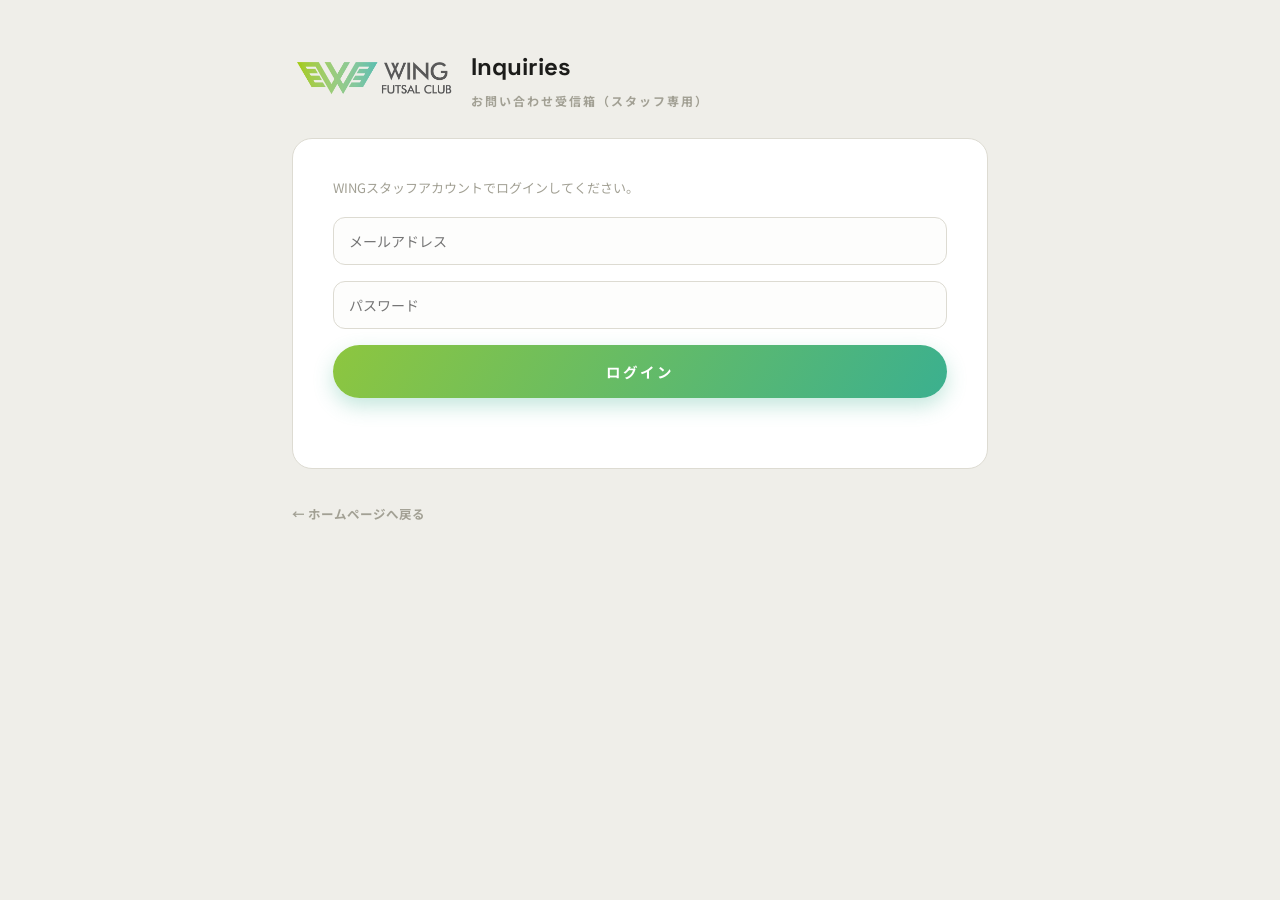
<file: inquiries.html>
<!DOCTYPE html>
<html lang="ja">
<head>
  <meta charset="UTF-8">
  <meta name="viewport" content="width=device-width, initial-scale=1.0">
  <title>お問い合わせ受信箱 | WING FUTSAL CLUB</title>
  <link rel="icon" href="assets/logo.png">
  <meta name="robots" content="noindex">
  <link rel="preconnect" href="https://fonts.googleapis.com">
  <link rel="preconnect" href="https://fonts.gstatic.com" crossorigin>
  <link href="https://fonts.googleapis.com/css2?family=Space+Grotesk:wght@500;700&family=Noto+Sans+JP:wght@400;500;700;900&display=swap" rel="stylesheet">
  <link rel="stylesheet" href="css/wing.css?v=20260917c">
  <style>
    .inq-row { background: var(--card); border: 1px solid var(--line); border-left: 4px solid var(--g2); border-radius: 12px; padding: 18px 20px; margin-bottom: 12px; }
    .inq-row--done { border-left-color: var(--muted); opacity: 0.72; }
    .inq-meta { display: flex; flex-wrap: wrap; gap: 8px 16px; align-items: center; font-size: 12px; color: var(--muted); }
    .inq-type { background: var(--grad); color: #fff; font-size: 10.5px; font-weight: 700; padding: 2px 12px; border-radius: 999px; }
    .inq-name { font-size: 15px; font-weight: 900; margin-top: 8px; }
    .inq-body { margin-top: 10px; font-size: 13.5px; line-height: 2; white-space: pre-wrap; }
    .inq-btn { border: 1.5px solid var(--ink); background: var(--card); color: var(--ink); font-family: var(--font-jp); font-size: 12px; font-weight: 700; padding: 7px 18px; border-radius: 999px; cursor: pointer; margin-top: 12px; }
    .inq-btn:hover { background: var(--ink); color: #fff; }
  </style>
</head>
<body>

  <main style="padding:44px 0 70px;">
    <div class="container" style="max-width:760px;">

      <div style="display:flex;align-items:center;gap:14px;margin-bottom:26px;">
        <img src="assets/logo.png" alt="WING FUTSAL CLUB" style="height:38px;">
        <div>
          <div style="font-family:var(--font-en);font-weight:700;font-size:24px;">Inquiries</div>
          <div style="font-size:12px;font-weight:700;color:var(--muted);letter-spacing:2px;">お問い合わせ受信箱（スタッフ専用）</div>
        </div>
      </div>

      <!-- ログイン -->
      <div id="login-box" class="cf-card" style="margin-top:0;">
        <p style="font-size:13px;color:var(--muted);line-height:2;margin-bottom:16px;">
          WINGスタッフアカウントでログインしてください。
        </p>
        <div class="cf-form">
          <input class="cf-input" type="email" id="lg-email" placeholder="メールアドレス" autocomplete="username">
          <input class="cf-input" type="password" id="lg-pw" placeholder="パスワード" autocomplete="current-password">
          <button class="cf-submit" id="lg-btn">ログイン</button>
          <p id="lg-err" style="color:#d24b52;font-size:12.5px;font-weight:700;min-height:18px;"></p>
        </div>
      </div>

      <!-- 一覧 -->
      <div id="list-box" style="display:none;">
        <div style="display:flex;justify-content:space-between;align-items:center;margin-bottom:16px;">
          <span id="inq-count" style="font-size:13px;font-weight:700;color:var(--muted);"></span>
          <button class="inq-btn" id="reload-btn" style="margin-top:0;">🔄 更新</button>
        </div>
        <div id="inq-list"></div>
      </div>

      <p style="margin-top:30px;"><a href="index.html" style="font-size:12.5px;font-weight:700;color:var(--muted);">← ホームページへ戻る</a></p>
    </div>
  </main>

  <script>
    var API_KEY = 'AIzaSyAZgkCjpPQpjrc25Q-xxXhLRxXpummUKmM';
    var DB = 'https://hp-1-d7bce-default-rtdb.asia-southeast1.firebasedatabase.app';
    var CLUB = 'wing';
    var AUTH_KEY = 'inq_auth_' + CLUB;
    var idToken = '', tokenExp = 0;

    function esc(s){ return String(s==null?'':s).replace(/&/g,'&amp;').replace(/</g,'&lt;').replace(/>/g,'&gt;').replace(/"/g,'&quot;'); }
    function authState(){ try { return JSON.parse(localStorage.getItem(AUTH_KEY) || 'null'); } catch(e){ return null; } }

    function login(email, pw){
      return fetch('https://identitytoolkit.googleapis.com/v1/accounts:signInWithPassword?key=' + API_KEY, {
        method: 'POST', headers: {'Content-Type':'application/json'},
        body: JSON.stringify({ email: email, password: pw, returnSecureToken: true })
      }).then(function(r){ return r.json().then(function(d){ return { ok: r.ok, d: d }; }); })
      .then(function(r){
        if(!r.ok) throw new Error('メールアドレスまたはパスワードが違います');
        localStorage.setItem(AUTH_KEY, JSON.stringify({ email: email, refreshToken: r.d.refreshToken }));
        idToken = r.d.idToken; tokenExp = Date.now() + (parseInt(r.d.expiresIn,10)-300)*1000;
      });
    }
    function refresh(){
      var st = authState();
      if(!st || !st.refreshToken) return Promise.resolve('');
      return fetch('https://securetoken.googleapis.com/v1/token?key=' + API_KEY, {
        method:'POST', headers:{'Content-Type':'application/x-www-form-urlencoded'},
        body: 'grant_type=refresh_token&refresh_token=' + encodeURIComponent(st.refreshToken)
      }).then(function(r){ return r.json().then(function(d){ return { ok: r.ok, d: d }; }); })
      .then(function(r){
        if(!r.ok){ localStorage.removeItem(AUTH_KEY); return ''; }
        localStorage.setItem(AUTH_KEY, JSON.stringify({ email: st.email, refreshToken: r.d.refresh_token || st.refreshToken }));
        idToken = r.d.id_token; tokenExp = Date.now() + (parseInt(r.d.expires_in,10)-300)*1000;
        return idToken;
      }).catch(function(){ return ''; });
    }
    function token(){
      if(idToken && Date.now() < tokenExp) return Promise.resolve(idToken);
      return refresh();
    }

    function load(){
      return token().then(function(t){
        if(!t) throw new Error('ログインしてください');
        return fetch(DB + '/contact/' + CLUB + '.json?auth=' + t);
      }).then(function(r){
        if(!r.ok) throw new Error('HTTP ' + r.status);
        return r.json();
      }).then(function(data){
        var list = data ? Object.keys(data).map(function(k){ return Object.assign({ key: k }, data[k]); }) : [];
        list.sort(function(a,b){ return String(b.date||'') < String(a.date||'') ? -1 : 1; }).reverse();
        var pending = list.filter(function(x){ return x.status !== '対応済み'; }).length;
        document.getElementById('inq-count').textContent = '全' + list.length + '件（未対応 ' + pending + '件）';
        document.getElementById('inq-list').innerHTML = list.length === 0
          ? '<p style="color:var(--muted);font-size:13px;">お問い合わせはまだありません</p>'
          : list.map(function(x){
              var done = x.status === '対応済み';
              return '<div class="inq-row' + (done ? ' inq-row--done' : '') + '">' +
                '<div class="inq-meta"><span class="inq-type">' + esc(x.type || 'お問い合わせ') + '</span><span>' + esc(x.date || '') + '</span><span>' + (done ? '✅ 対応済み' : '🔶 未対応') + '</span></div>' +
                '<div class="inq-name">' + esc(x.name || '') + '<span style="font-size:12px;font-weight:500;color:var(--muted);margin-left:12px;">' + esc(x.contact || '') + '</span></div>' +
                '<div class="inq-body">' + esc(x.message || '') + '</div>' +
                '<button class="inq-btn" onclick="toggleStatus(\'' + esc(x.key) + '\', ' + (done ? 'false' : 'true') + ')">' + (done ? '未対応に戻す' : '対応済みにする') + '</button>' +
                '</div>';
            }).join('');
        document.getElementById('login-box').style.display = 'none';
        document.getElementById('list-box').style.display = 'block';
      });
    }

    window.toggleStatus = function(key, toDone){
      token().then(function(t){
        return fetch(DB + '/contact/' + CLUB + '/' + key + '/status.json?auth=' + t, {
          method: 'PUT', headers: {'Content-Type':'application/json'},
          body: JSON.stringify(toDone ? '対応済み' : '未対応')
        });
      }).then(function(r){ if(r.ok) load(); });
    };

    document.getElementById('lg-btn').addEventListener('click', function(){
      var email = document.getElementById('lg-email').value.trim();
      var pw = document.getElementById('lg-pw').value;
      var err = document.getElementById('lg-err');
      err.textContent = '';
      if(!email || !pw){ err.textContent = 'メールアドレスとパスワードを入力してください'; return; }
      login(email, pw).then(load).catch(function(e){ err.textContent = e.message; });
    });
    document.getElementById('lg-pw').addEventListener('keydown', function(e){ if(e.key === 'Enter') document.getElementById('lg-btn').click(); });
    document.getElementById('reload-btn').addEventListener('click', load);

    if(authState()){
      document.getElementById('lg-email').value = (authState().email || '');
      load().catch(function(){ /* 再ログイン待ち */ });
    }
  </script>
</body>
</html>
</file>
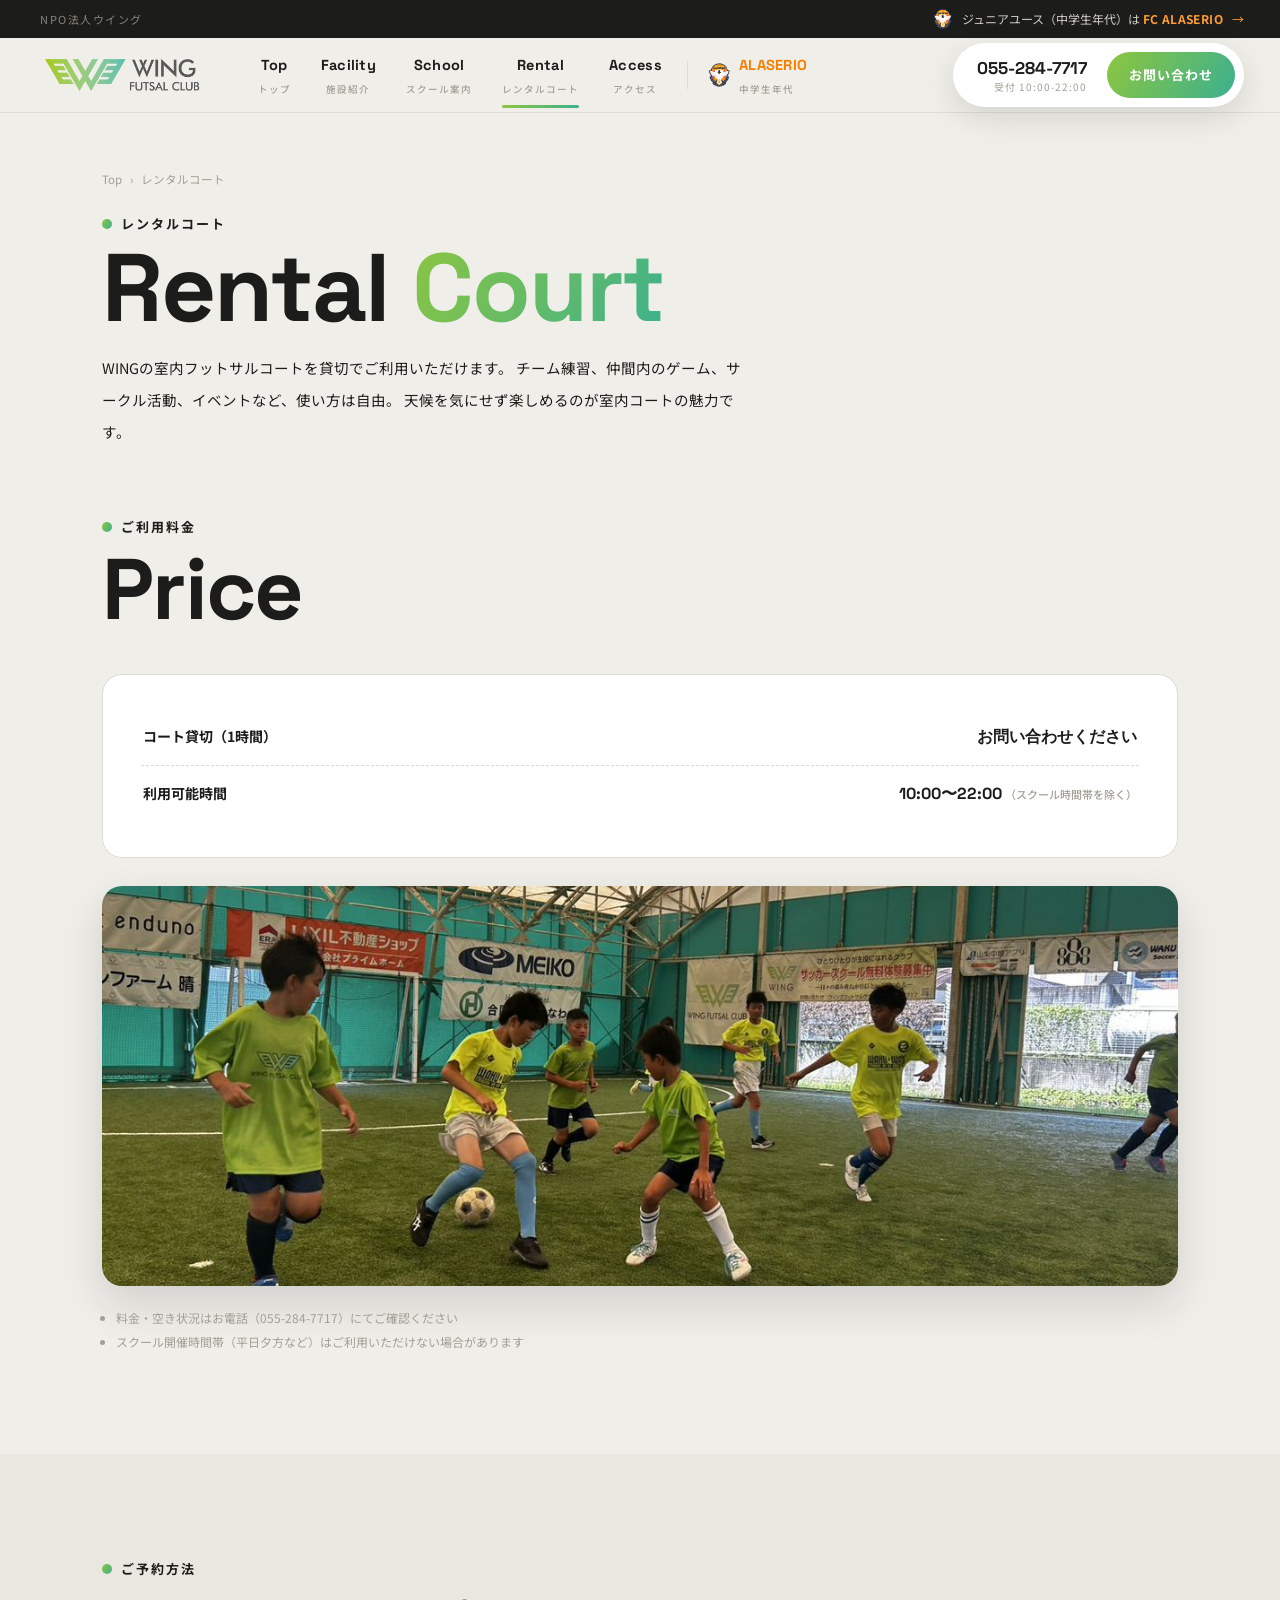
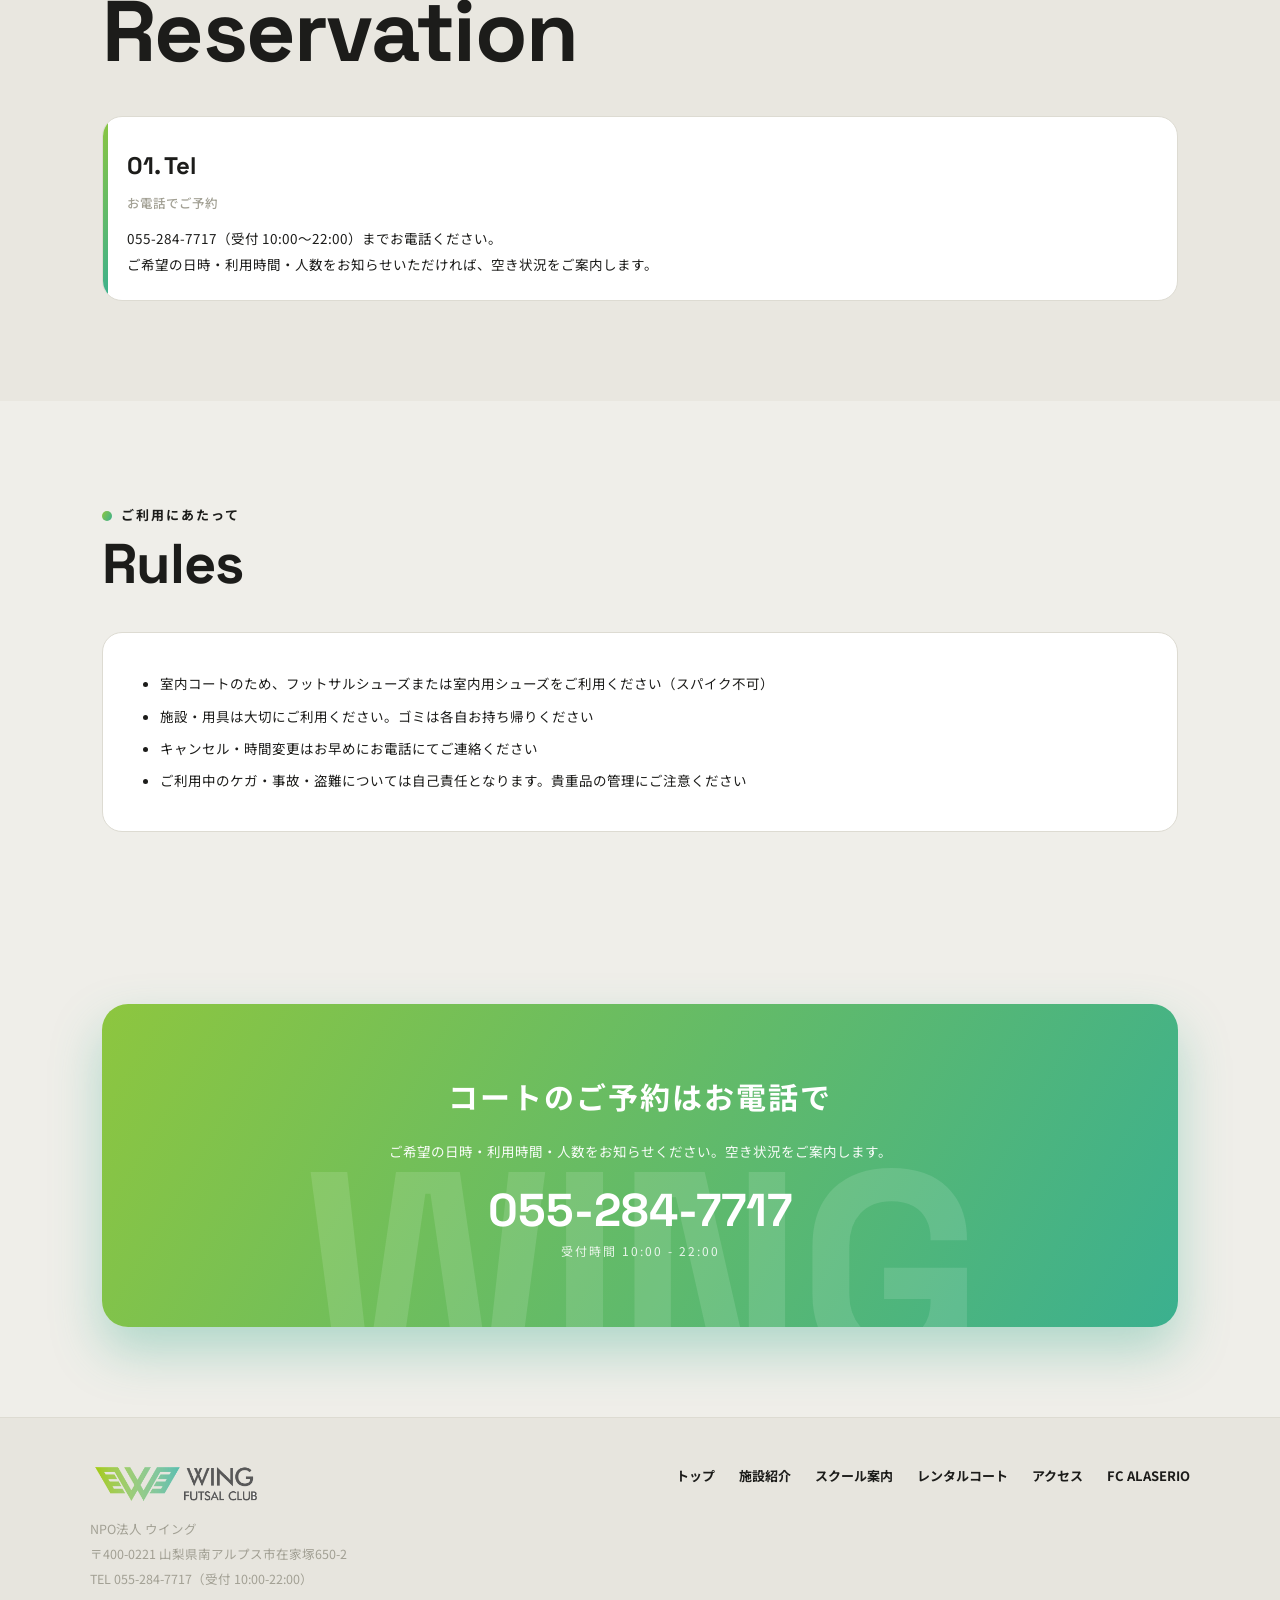
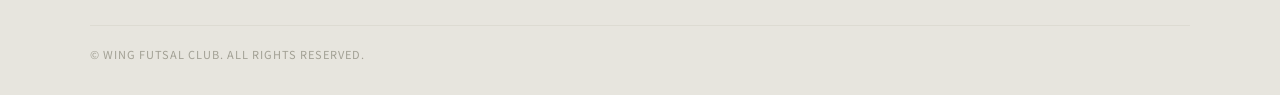
<file: rental.html>
<!DOCTYPE html>
<html lang="ja">
<head>
  <meta charset="UTF-8">
  <meta name="viewport" content="width=device-width, initial-scale=1.0">
  <title>レンタルコート | WING FUTSAL CLUB</title>
  <meta name="theme-color" content="#efeee9">
  <link rel="icon" href="assets/logo.png">
  <meta name="description" content="WING FUTSAL CLUBのレンタルコート。山梨県南アルプス市の室内フットサルコートを貸切利用。チーム練習・仲間内ゲームに。ご予約はお電話で。">
  <meta property="og:title" content="レンタルコート | WING FUTSAL CLUB">
  <meta property="og:description" content="室内フットサルコートを貸切利用。ご予約はお電話で。">
  <meta property="og:type" content="website">
  <link rel="preconnect" href="https://fonts.googleapis.com">
  <link rel="preconnect" href="https://fonts.gstatic.com" crossorigin>
  <link href="https://fonts.googleapis.com/css2?family=Space+Grotesk:wght@500;700&family=Noto+Sans+JP:wght@400;500;700;900&display=swap" rel="stylesheet">
  <link rel="stylesheet" href="css/wing.css?v=20260917c">
</head>
<body>

  <!-- ヘッダー -->
  <!-- 上部バー: 姉妹クラブ FC ALASERIO への導線 -->
  <div class="ut">
    <div class="ut-inner">
      <span class="ut-org">NPO法人ウイング</span>
      <a class="ut-ala" href="https://tabatatsu109-netizen.github.io/hp-1/" target="_blank" rel="noopener">
        <img src="assets/alaserio-logo.png" alt="">
        <span><span class="ut-long">ジュニアユース（中学生年代）は</span><span class="ut-short">中学生は</span> <b>FC ALASERIO</b></span>
        <span class="ut-ar">→</span>
      </a>
    </div>
  </div>

  <header class="hd">
    <div class="hd-inner">
      <a href="index.html" class="hd-logo"><img src="assets/logo.png" alt="WING FUTSAL CLUB ロゴ"></a>
      <nav class="hd-nav">
        <a href="index.html"><span class="n-en">Top</span><span class="n-ja">トップ</span></a>
        <a href="facility.html"><span class="n-en">Facility</span><span class="n-ja">施設紹介</span></a>
        <a href="school.html"><span class="n-en">School</span><span class="n-ja">スクール案内</span></a>
        <a href="rental.html" class="on"><span class="n-en">Rental</span><span class="n-ja">レンタルコート</span></a>
        <a href="index.html#access"><span class="n-en">Access</span><span class="n-ja">アクセス</span></a>
        <a href="https://tabatatsu109-netizen.github.io/hp-1/" target="_blank" rel="noopener" class="nav-ala">
          <img src="assets/alaserio-logo.png" alt="">
          <span class="nav-ala-t"><span class="n-en">ALASERIO</span><span class="n-ja">中学生年代</span></span>
        </a>
      </nav>
      <div class="hd-actions">
        <div class="hd-tel"><div class="num">055-284-7717</div><div class="hours">受付 10:00-22:00</div></div>
        <a href="index.html#contact" class="hd-cta">お問い合わせ</a>
        <button class="hd-burger" id="hamburger-btn" aria-label="メニューを開く"><span></span><span></span><span></span></button>
      </div>
    </div>
  </header>

  <!-- モバイルメニュー -->
  <nav class="m-nav" id="mobile-nav">
    <div class="m-nav-top">
      <img src="assets/logo.png" alt="WING FUTSAL CLUB">
      <button class="m-nav-close" id="mobile-nav-close" aria-label="メニューを閉じる">✕</button>
    </div>
    <a class="m-link" href="index.html"><span class="n-en">Top</span><span class="n-ja">トップ</span></a>
    <a class="m-link" href="facility.html"><span class="n-en">Facility</span><span class="n-ja">施設紹介</span></a>
    <a class="m-link" href="school.html"><span class="n-en">School</span><span class="n-ja">スクール案内</span></a>
    <a class="m-link" href="rental.html"><span class="n-en">Rental</span><span class="n-ja">レンタルコート</span></a>
    <a class="m-link" href="index.html#access"><span class="n-en">Access</span><span class="n-ja">アクセス</span></a>
    <a class="m-link" href="index.html#contact"><span class="n-en">Contact</span><span class="n-ja">お問い合わせ</span></a>
    <a class="m-link m-link--ala" href="https://tabatatsu109-netizen.github.io/hp-1/" target="_blank" rel="noopener">
      <img src="assets/alaserio-logo.png" alt="">
      <span class="n-en">ALASERIO</span><span class="n-ja">中学生年代のクラブ</span>
    </a>
    <div class="m-nav-ctas"><a href="tel:0552847717" class="btn btn-grn">📞 055-284-7717（受付10:00-22:00）</a></div>
  </nav>

  <!-- ページヒーロー -->
  <section class="page-hero">
    <div class="container">
      <div class="breadcrumb"><a href="index.html">Top</a><span>›</span><span>レンタルコート</span></div>
      <span class="sec-label">レンタルコート</span>
      <h1 class="page-title">Rental <span class="grn" style="background:var(--grad);-webkit-background-clip:text;background-clip:text;color:transparent;">Court</span></h1>
      <p class="page-lead">
        WINGの室内フットサルコートを貸切でご利用いただけます。
        チーム練習、仲間内のゲーム、サークル活動、イベントなど、使い方は自由。
        天候を気にせず楽しめるのが室内コートの魅力です。
      </p>
    </div>
  </section>

  <!-- 料金 -->
  <section class="sec" style="padding-top:30px;" id="price">
    <div class="container">
      <div class="sec-head rv">
        <span class="sec-label">ご利用料金</span>
        <h2 class="sec-title">Price</h2>
      </div>
      <div class="price-card rv">
        <div class="price-row"><span class="price-item">コート貸切（1時間）</span><span class="price-val" style="font-size:16px;">お問い合わせください</span></div>
        <div class="price-row"><span class="price-item">利用可能時間</span><span class="price-val" style="font-size:16px;">10:00〜22:00<small>（スクール時間帯を除く）</small></span></div>
      </div>
      <figure class="sec-photo rv"><img src="assets/court-02.jpg" alt="貸切でご利用いただける屋内フットサルコート" loading="lazy"></figure>
      <ul class="tbl-note rv" style="margin-top:20px;">
        <li>料金・空き状況はお電話（055-284-7717）にてご確認ください</li>
        <li>スクール開催時間帯（平日夕方など）はご利用いただけない場合があります</li>
      </ul>
    </div>
  </section>

  <!-- 予約方法 -->
  <section class="sec" style="background:#e9e7e0;" id="reserve">
    <div class="container">
      <div class="sec-head rv">
        <span class="sec-label">ご予約方法</span>
        <h2 class="sec-title">Reservation</h2>
      </div>
      <div class="quick-grid" style="grid-template-columns:1fr;">
        <div class="quick-card rv" style="min-height:auto;">
          <div class="quick-en">01. Tel</div>
          <div class="quick-ja">お電話でご予約</div>
          <p class="quick-desc" style="font-size:13.5px;">
            055-284-7717（受付 10:00〜22:00）までお電話ください。<br>
            ご希望の日時・利用時間・人数をお知らせいただければ、空き状況をご案内します。
          </p>
        </div>
      </div>
    </div>
  </section>

  <!-- 利用上のお願い -->
  <section class="sec" id="rule">
    <div class="container">
      <div class="sec-head rv">
        <span class="sec-label">ご利用にあたって</span>
        <h2 class="sec-title" style="font-size:clamp(34px,5vw,56px);">Rules</h2>
      </div>
      <div class="price-card rv">
        <ul style="font-size:13.5px;line-height:2.4;padding-left:1.4em;">
          <li>室内コートのため、フットサルシューズまたは室内用シューズをご利用ください（スパイク不可）</li>
          <li>施設・用具は大切にご利用ください。ゴミは各自お持ち帰りください</li>
          <li>キャンセル・時間変更はお早めにお電話にてご連絡ください</li>
          <li>ご利用中のケガ・事故・盗難については自己責任となります。貴重品の管理にご注意ください</li>
        </ul>
      </div>
    </div>
  </section>

  <!-- CTA -->
  <section class="cta-band sec" style="padding-top:72px;">
    <div class="container">
      <div class="cta-box rv">
        <div class="cta-title">コートのご予約はお電話で</div>
        <p class="cta-desc">ご希望の日時・利用時間・人数をお知らせください。空き状況をご案内します。</p>
        <a href="tel:0552847717" class="cta-tel">055-284-7717</a>
        <div class="cta-hours">受付時間 10:00 - 22:00</div>
      </div>
    </div>
  </section>

  <!-- フッター -->
  <footer class="ft">
    <div class="ft-inner">
      <div class="ft-top">
        <div class="ft-brand">
          <img src="assets/logo.png" alt="WING FUTSAL CLUB">
          <p>NPO法人 ウイング<br>〒400-0221 山梨県南アルプス市在家塚650-2<br>TEL 055-284-7717（受付 10:00-22:00）</p>
        </div>
        <nav class="ft-nav">
          <a href="index.html">トップ</a>
          <a href="facility.html">施設紹介</a>
          <a href="school.html">スクール案内</a>
          <a href="rental.html">レンタルコート</a>
          <a href="index.html#access">アクセス</a>
          <a href="https://tabatatsu109-netizen.github.io/hp-1/" target="_blank" rel="noopener">FC ALASERIO</a>
        </nav>
      </div>
      <div class="ft-bottom"><span>© WING FUTSAL CLUB. ALL RIGHTS RESERVED.</span></div>
    </div>
  </footer>

  <script>
    var mobileNav = document.getElementById('mobile-nav');
    document.getElementById('hamburger-btn').addEventListener('click', function(){ mobileNav.classList.add('open'); });
    document.getElementById('mobile-nav-close').addEventListener('click', function(){ mobileNav.classList.remove('open'); });
    mobileNav.querySelectorAll('a').forEach(function(a){ a.addEventListener('click', function(){ mobileNav.classList.remove('open'); }); });
    var io = new IntersectionObserver(function(es){ es.forEach(function(e){ if(e.isIntersecting){ e.target.classList.add('on'); io.unobserve(e.target); } }); }, { threshold: 0.1 });
    document.querySelectorAll('.rv').forEach(function(el){ io.observe(el); });
  </script>
</body>
</html>
</file>
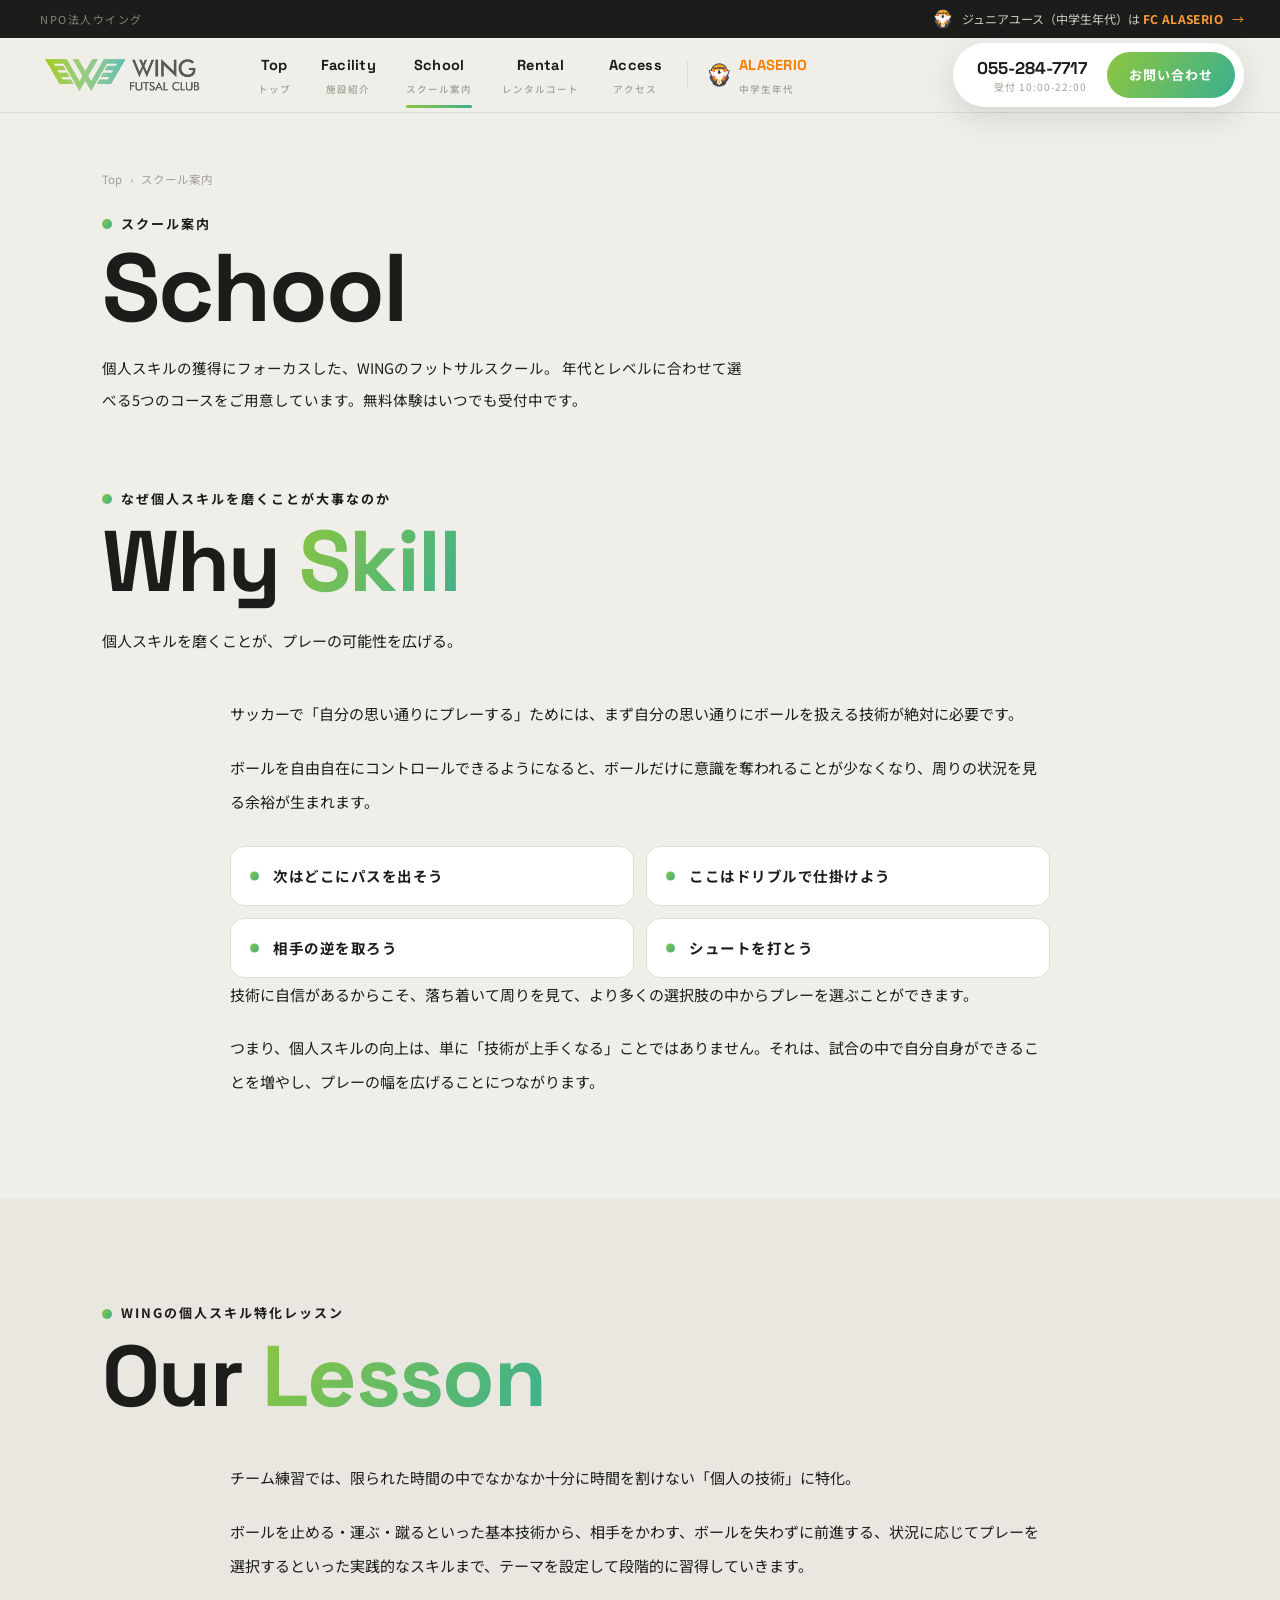
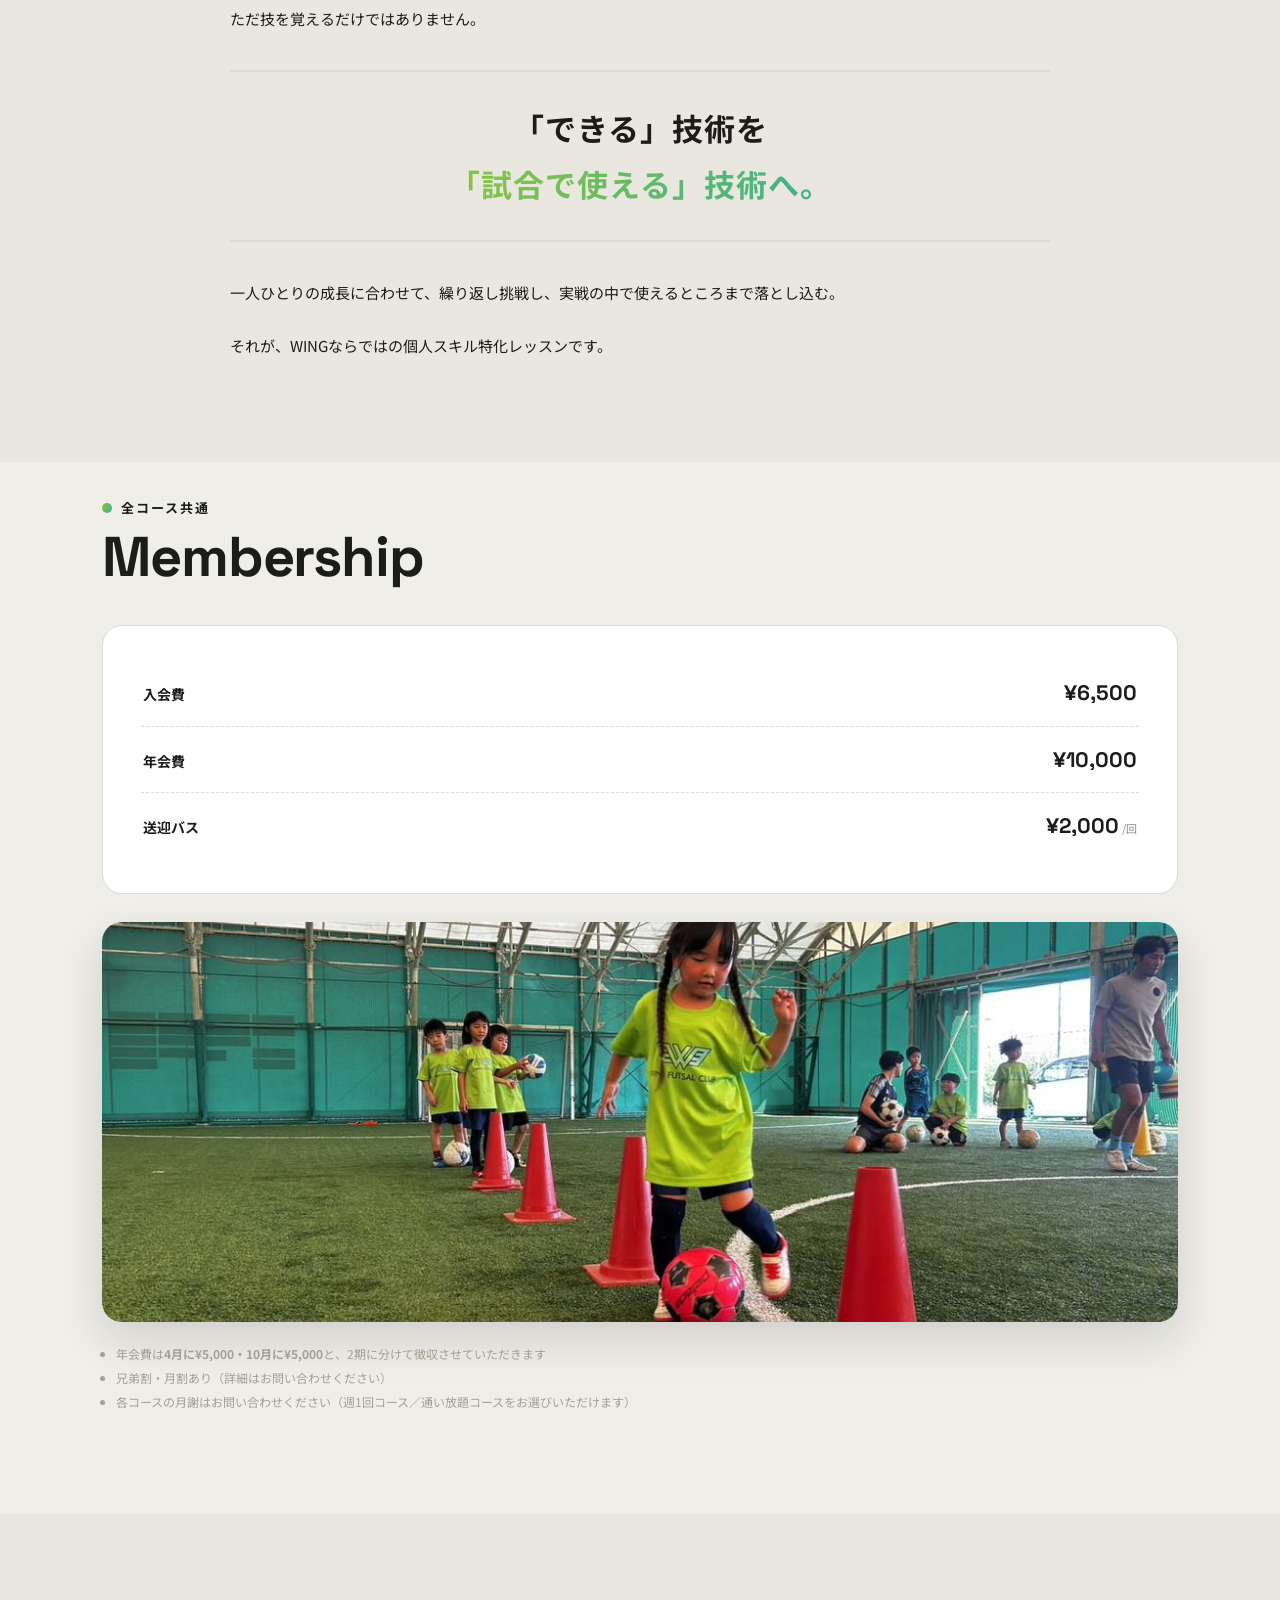
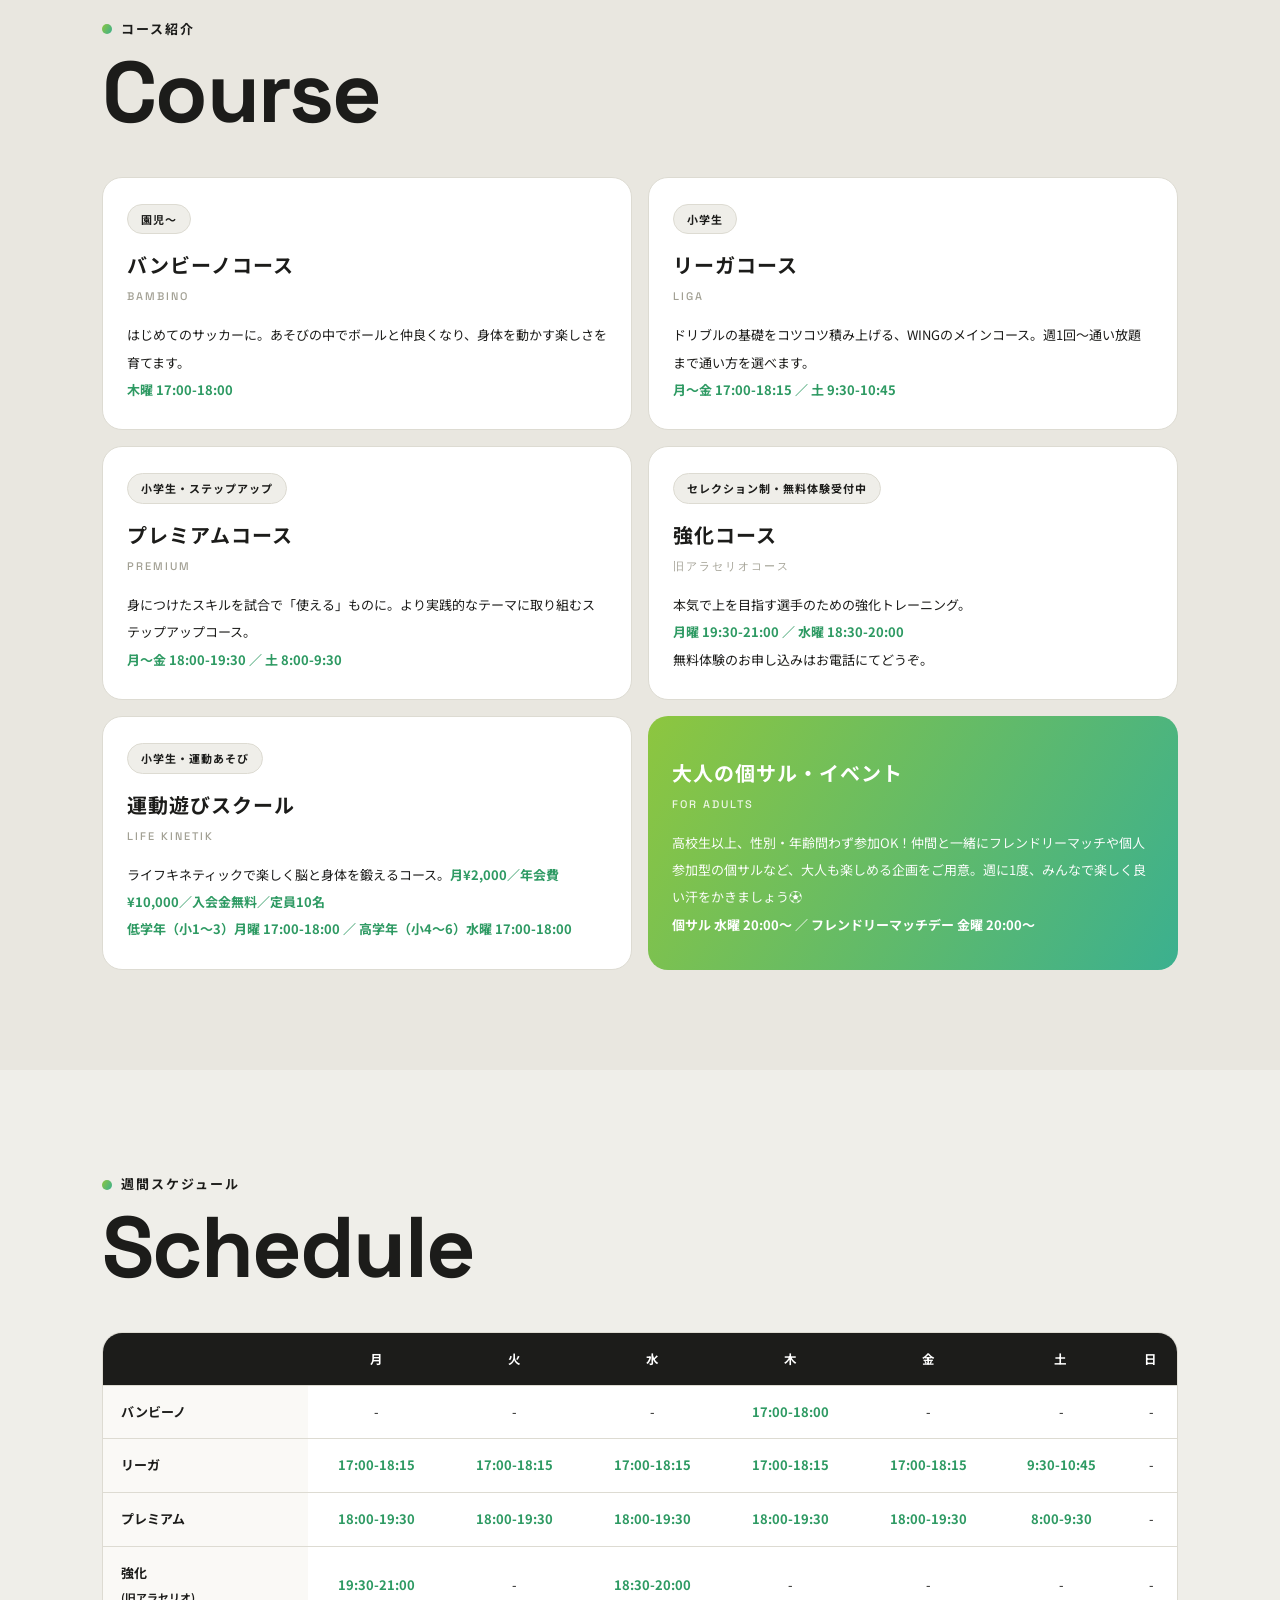
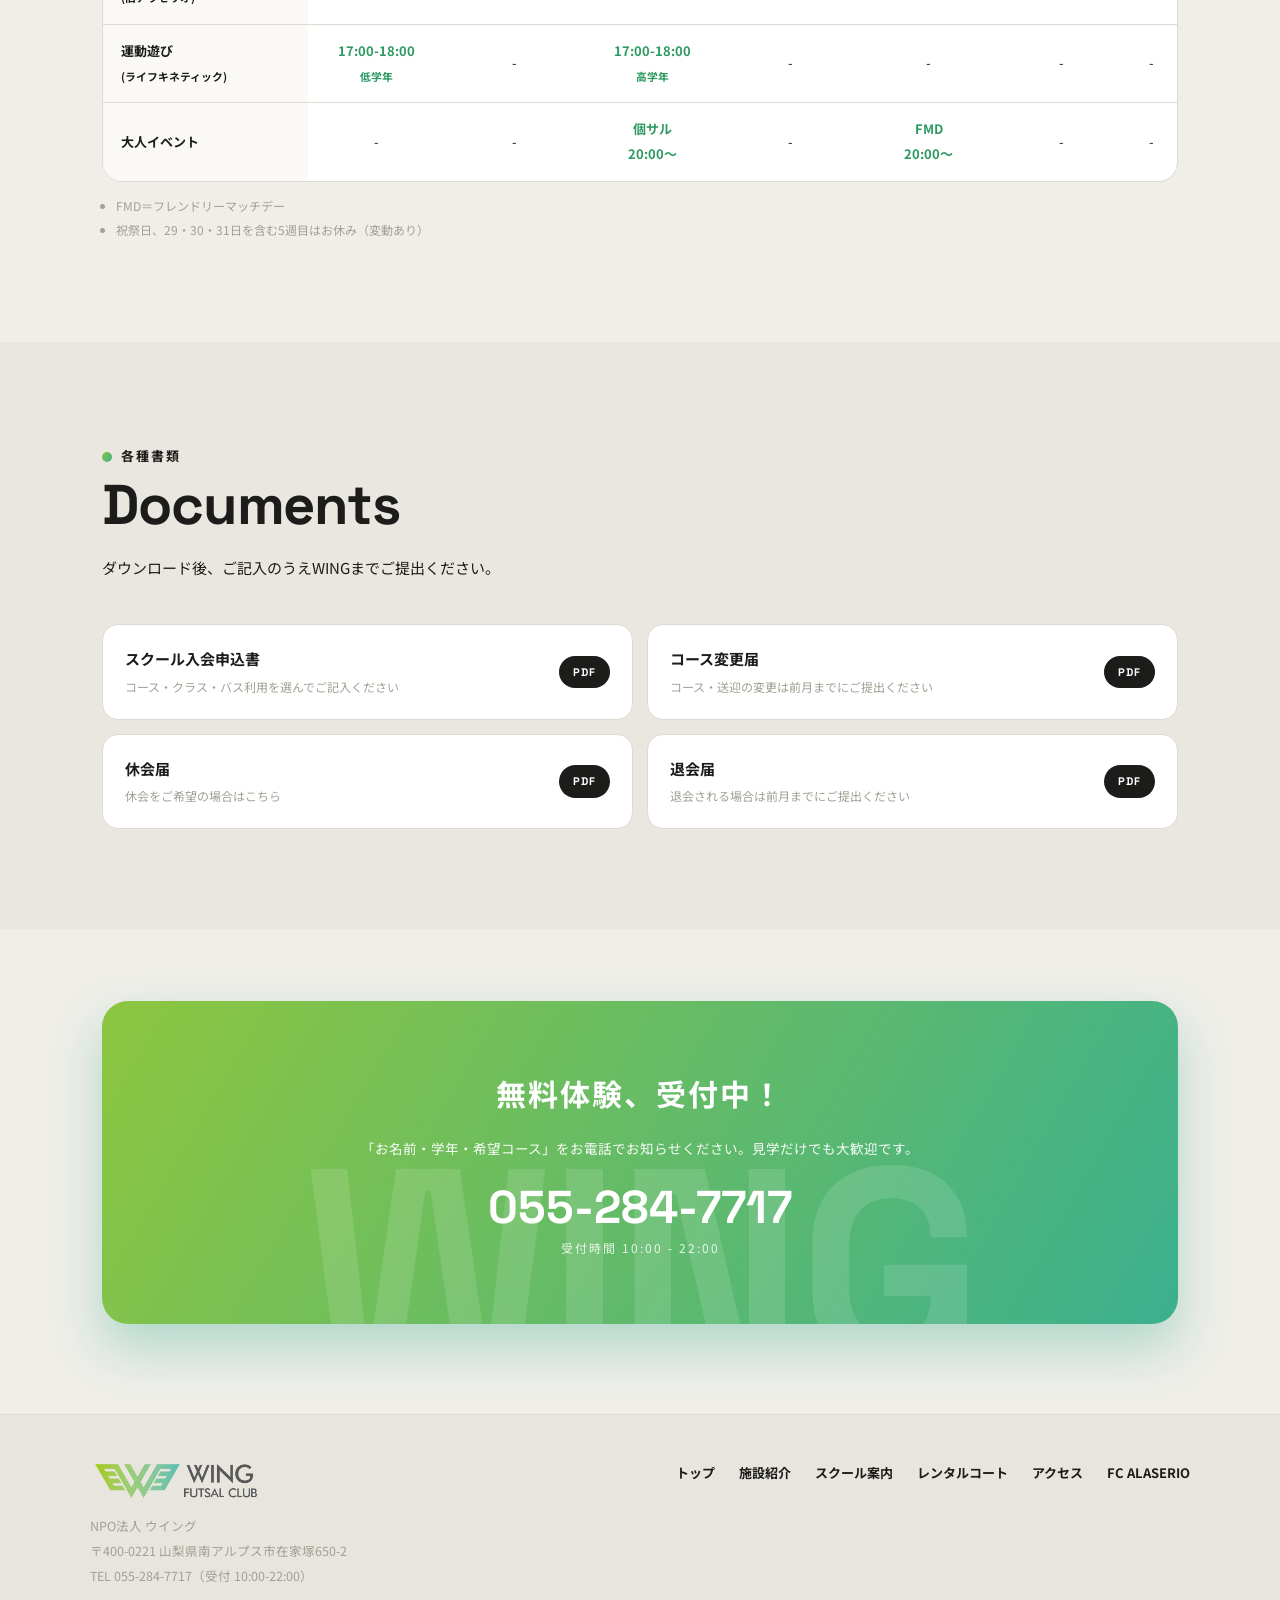
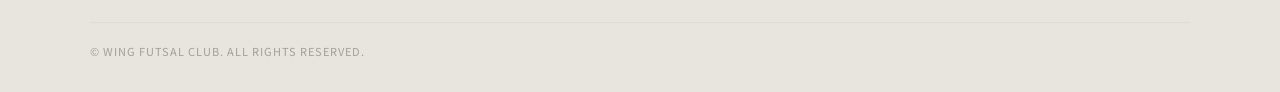
<file: school.html>
<!DOCTYPE html>
<html lang="ja">
<head>
  <meta charset="UTF-8">
  <meta name="viewport" content="width=device-width, initial-scale=1.0">
  <title>スクール案内 | WING FUTSAL CLUB</title>
  <meta name="theme-color" content="#efeee9">
  <link rel="icon" href="assets/logo.png">
  <meta name="description" content="WING FUTSAL CLUBのスクール案内。バンビーノ・リーガ・プレミアム・強化・運動遊びの5コース。週間スケジュール・料金・各種書類。">
  <meta property="og:title" content="スクール案内 | WING FUTSAL CLUB">
  <meta property="og:description" content="個人スキル特化の5コース。週間スケジュール・料金のご案内。">
  <meta property="og:type" content="website">
  <link rel="preconnect" href="https://fonts.googleapis.com">
  <link rel="preconnect" href="https://fonts.gstatic.com" crossorigin>
  <link href="https://fonts.googleapis.com/css2?family=Space+Grotesk:wght@500;700&family=Noto+Sans+JP:wght@400;500;700;900&display=swap" rel="stylesheet">
  <link rel="stylesheet" href="css/wing.css?v=20260917c">
</head>
<body>

  <!-- ヘッダー -->
  <!-- 上部バー: 姉妹クラブ FC ALASERIO への導線 -->
  <div class="ut">
    <div class="ut-inner">
      <span class="ut-org">NPO法人ウイング</span>
      <a class="ut-ala" href="https://tabatatsu109-netizen.github.io/hp-1/" target="_blank" rel="noopener">
        <img src="assets/alaserio-logo.png" alt="">
        <span><span class="ut-long">ジュニアユース（中学生年代）は</span><span class="ut-short">中学生は</span> <b>FC ALASERIO</b></span>
        <span class="ut-ar">→</span>
      </a>
    </div>
  </div>

  <header class="hd">
    <div class="hd-inner">
      <a href="index.html" class="hd-logo"><img src="assets/logo.png" alt="WING FUTSAL CLUB ロゴ"></a>
      <nav class="hd-nav">
        <a href="index.html"><span class="n-en">Top</span><span class="n-ja">トップ</span></a>
        <a href="facility.html"><span class="n-en">Facility</span><span class="n-ja">施設紹介</span></a>
        <a href="school.html" class="on"><span class="n-en">School</span><span class="n-ja">スクール案内</span></a>
        <a href="rental.html"><span class="n-en">Rental</span><span class="n-ja">レンタルコート</span></a>
        <a href="index.html#access"><span class="n-en">Access</span><span class="n-ja">アクセス</span></a>
        <a href="https://tabatatsu109-netizen.github.io/hp-1/" target="_blank" rel="noopener" class="nav-ala">
          <img src="assets/alaserio-logo.png" alt="">
          <span class="nav-ala-t"><span class="n-en">ALASERIO</span><span class="n-ja">中学生年代</span></span>
        </a>
      </nav>
      <div class="hd-actions">
        <div class="hd-tel"><div class="num">055-284-7717</div><div class="hours">受付 10:00-22:00</div></div>
        <a href="index.html#contact" class="hd-cta">お問い合わせ</a>
        <button class="hd-burger" id="hamburger-btn" aria-label="メニューを開く"><span></span><span></span><span></span></button>
      </div>
    </div>
  </header>

  <!-- モバイルメニュー -->
  <nav class="m-nav" id="mobile-nav">
    <div class="m-nav-top">
      <img src="assets/logo.png" alt="WING FUTSAL CLUB">
      <button class="m-nav-close" id="mobile-nav-close" aria-label="メニューを閉じる">✕</button>
    </div>
    <a class="m-link" href="index.html"><span class="n-en">Top</span><span class="n-ja">トップ</span></a>
    <a class="m-link" href="facility.html"><span class="n-en">Facility</span><span class="n-ja">施設紹介</span></a>
    <a class="m-link" href="school.html"><span class="n-en">School</span><span class="n-ja">スクール案内</span></a>
    <a class="m-link" href="rental.html"><span class="n-en">Rental</span><span class="n-ja">レンタルコート</span></a>
    <a class="m-link" href="index.html#access"><span class="n-en">Access</span><span class="n-ja">アクセス</span></a>
    <a class="m-link" href="index.html#contact"><span class="n-en">Contact</span><span class="n-ja">お問い合わせ</span></a>
    <a class="m-link m-link--ala" href="https://tabatatsu109-netizen.github.io/hp-1/" target="_blank" rel="noopener">
      <img src="assets/alaserio-logo.png" alt="">
      <span class="n-en">ALASERIO</span><span class="n-ja">中学生年代のクラブ</span>
    </a>
    <div class="m-nav-ctas"><a href="tel:0552847717" class="btn btn-grn">📞 055-284-7717（受付10:00-22:00）</a></div>
  </nav>

  <!-- ページヒーロー -->
  <section class="page-hero">
    <div class="container">
      <div class="breadcrumb"><a href="index.html">Top</a><span>›</span><span>スクール案内</span></div>
      <span class="sec-label">スクール案内</span>
      <h1 class="page-title">School</h1>
      <p class="page-lead">
        個人スキルの獲得にフォーカスした、WINGのフットサルスクール。
        年代とレベルに合わせて選べる5つのコースをご用意しています。無料体験はいつでも受付中です。
      </p>
    </div>
  </section>

  <!-- なぜ個人スキルを磨くのか -->
  <section class="sec" style="padding-top:34px;" id="why">
    <div class="container">
      <div class="sec-head rv">
        <span class="sec-label">なぜ個人スキルを磨くことが大事なのか</span>
        <h2 class="sec-title">Why <span class="grn">Skill</span></h2>
        <p class="sec-lead">個人スキルを磨くことが、プレーの可能性を広げる。</p>
      </div>
      <div class="prose rv">
        <p>サッカーで「自分の思い通りにプレーする」ためには、まず自分の思い通りにボールを扱える技術が絶対に必要です。</p>
        <p>ボールを自由自在にコントロールできるようになると、ボールだけに意識を奪われることが少なくなり、周りの状況を見る余裕が生まれます。</p>
      </div>
      <ul class="voice rv">
        <li>次はどこにパスを出そう</li>
        <li>ここはドリブルで仕掛けよう</li>
        <li>相手の逆を取ろう</li>
        <li>シュートを打とう</li>
      </ul>
      <div class="prose rv">
        <p>技術に自信があるからこそ、落ち着いて周りを見て、より多くの選択肢の中からプレーを選ぶことができます。</p>
        <p>つまり、個人スキルの向上は、単に「技術が上手くなる」ことではありません。それは、試合の中で自分自身ができることを増やし、プレーの幅を広げることにつながります。</p>
      </div>
    </div>
  </section>

  <!-- WINGの個人スキル特化レッスン -->
  <section class="sec" style="background:#e9e7e0;" id="lesson">
    <div class="container">
      <div class="sec-head rv">
        <span class="sec-label">WINGの個人スキル特化レッスン</span>
        <h2 class="sec-title">Our <span class="grn">Lesson</span></h2>
      </div>
      <div class="prose rv">
        <p>チーム練習では、限られた時間の中でなかなか十分に時間を割けない「個人の技術」に特化。</p>
        <p>ボールを止める・運ぶ・蹴るといった基本技術から、相手をかわす、ボールを失わずに前進する、状況に応じてプレーを選択するといった実践的なスキルまで、テーマを設定して段階的に習得していきます。</p>
        <p>ただ技を覚えるだけではありません。</p>
      </div>
      <p class="pull rv">「できる」技術を<br><span class="grn">「試合で使える」技術へ。</span></p>
      <div class="prose rv">
        <p>一人ひとりの成長に合わせて、繰り返し挑戦し、実戦の中で使えるところまで落とし込む。</p>
        <p>それが、WINGならではの個人スキル特化レッスンです。</p>
      </div>
    </div>
  </section>

  <!-- 共通費用 -->
  <section class="sec" style="padding-top:30px;">
    <div class="container">
      <div class="sec-head rv">
        <span class="sec-label">全コース共通</span>
        <h2 class="sec-title" style="font-size:clamp(34px,5vw,56px);">Membership</h2>
      </div>
      <div class="price-card rv">
        <div class="price-row"><span class="price-item">入会費</span><span class="price-val">¥6,500</span></div>
        <div class="price-row"><span class="price-item">年会費</span><span class="price-val">¥10,000</span></div>
        <div class="price-row"><span class="price-item">送迎バス</span><span class="price-val">¥2,000<small>/回</small></span></div>
      </div>
      <figure class="sec-photo rv"><img src="assets/school-02.jpg" alt="WINGのスクールで練習するスクール生" loading="lazy"></figure>
      <ul class="tbl-note rv" style="margin-top:20px;">
        <li>年会費は<b>4月に¥5,000・10月に¥5,000</b>と、2期に分けて徴収させていただきます</li>
        <li>兄弟割・月割あり（詳細はお問い合わせください）</li>
        <li>各コースの月謝はお問い合わせください（週1回コース／通い放題コースをお選びいただけます）</li>
      </ul>
    </div>
  </section>

  <!-- コース詳細 -->
  <section class="sec" style="background:#e9e7e0;" id="course">
    <div class="container">
      <div class="sec-head rv">
        <span class="sec-label">コース紹介</span>
        <h2 class="sec-title">Course</h2>
      </div>
      <div class="course-grid">
        <div class="course-card rv">
          <span class="course-tag">園児〜</span>
          <div class="course-name">バンビーノコース<small>Bambino</small></div>
          <p class="course-info">
            はじめてのサッカーに。あそびの中でボールと仲良くなり、身体を動かす楽しさを育てます。<br>
            <b>木曜 17:00-18:00</b>
          </p>
        </div>
        <div class="course-card rv">
          <span class="course-tag">小学生</span>
          <div class="course-name">リーガコース<small>Liga</small></div>
          <p class="course-info">
            ドリブルの基礎をコツコツ積み上げる、WINGのメインコース。週1回〜通い放題まで通い方を選べます。<br>
            <b>月〜金 17:00-18:15 ／ 土 9:30-10:45</b>
          </p>
        </div>
        <div class="course-card rv">
          <span class="course-tag">小学生・ステップアップ</span>
          <div class="course-name">プレミアムコース<small>Premium</small></div>
          <p class="course-info">
            身につけたスキルを試合で「使える」ものに。より実践的なテーマに取り組むステップアップコース。<br>
            <b>月〜金 18:00-19:30 ／ 土 8:00-9:30</b>
          </p>
        </div>
        <div class="course-card rv" id="kyoka">
          <span class="course-tag">セレクション制・無料体験受付中</span>
          <div class="course-name">強化コース<small>旧アラセリオコース</small></div>
          <p class="course-info">
            本気で上を目指す選手のための強化トレーニング。<br>
            <b>月曜 19:30-21:00 ／ 水曜 18:30-20:00</b><br>
            無料体験のお申し込みはお電話にてどうぞ。
          </p>
        </div>
        <div class="course-card rv">
          <span class="course-tag">小学生・運動あそび</span>
          <div class="course-name">運動遊びスクール<small>Life Kinetik</small></div>
          <p class="course-info">
            ライフキネティックで楽しく脳と身体を鍛えるコース。<b>月¥2,000／年会費¥10,000／入会金無料／定員10名</b><br>
            <b>低学年（小1〜3）月曜 17:00-18:00 ／ 高学年（小4〜6）水曜 17:00-18:00</b>
          </p>
        </div>
        <div class="course-card rv" id="otona" style="background:var(--grad);border:none;color:#fff;">
          <div class="course-name" style="color:#fff;">大人の個サル・イベント<small style="color:rgba(255,255,255,0.85);">For Adults</small></div>
          <p class="course-info" style="color:rgba(255,255,255,0.96);">
            高校生以上、性別・年齢問わず参加OK！仲間と一緒にフレンドリーマッチや個人参加型の個サルなど、大人も楽しめる企画をご用意。週に1度、みんなで楽しく良い汗をかきましょう⚽<br>
            <b style="color:#fff;">個サル 水曜 20:00〜 ／ フレンドリーマッチデー 金曜 20:00〜</b>
          </p>
        </div>
      </div>
    </div>
  </section>

  <!-- 週間スケジュール -->
  <section class="sec" id="schedule">
    <div class="container">
      <div class="sec-head rv">
        <span class="sec-label">週間スケジュール</span>
        <h2 class="sec-title">Schedule</h2>
      </div>
      <div class="tbl-wrap rv">
        <table class="tbl">
          <thead>
            <tr><th></th><th>月</th><th>火</th><th>水</th><th>木</th><th>金</th><th>土</th><th>日</th></tr>
          </thead>
          <tbody>
            <tr><th>バンビーノ</th><td>-</td><td>-</td><td>-</td><td class="on">17:00-18:00</td><td>-</td><td>-</td><td>-</td></tr>
            <tr><th>リーガ</th><td class="on">17:00-18:15</td><td class="on">17:00-18:15</td><td class="on">17:00-18:15</td><td class="on">17:00-18:15</td><td class="on">17:00-18:15</td><td class="on">9:30-10:45</td><td>-</td></tr>
            <tr><th>プレミアム</th><td class="on">18:00-19:30</td><td class="on">18:00-19:30</td><td class="on">18:00-19:30</td><td class="on">18:00-19:30</td><td class="on">18:00-19:30</td><td class="on">8:00-9:30</td><td>-</td></tr>
            <tr><th>強化<br><small>(旧アラセリオ)</small></th><td class="on">19:30-21:00</td><td>-</td><td class="on">18:30-20:00</td><td>-</td><td>-</td><td>-</td><td>-</td></tr>
            <tr><th>運動遊び<br><small>(ライフキネティック)</small></th><td class="on">17:00-18:00<br><small>低学年</small></td><td>-</td><td class="on">17:00-18:00<br><small>高学年</small></td><td>-</td><td>-</td><td>-</td><td>-</td></tr>
            <tr><th>大人イベント</th><td>-</td><td>-</td><td class="on">個サル<br>20:00〜</td><td>-</td><td class="on">FMD<br>20:00〜</td><td>-</td><td>-</td></tr>
          </tbody>
        </table>
      </div>
      <ul class="tbl-note rv">
        <li>FMD＝フレンドリーマッチデー</li>
        <li>祝祭日、29・30・31日を含む5週目はお休み（変動あり）</li>
      </ul>
    </div>
  </section>

  <!-- 各種書類 -->
  <section class="sec" style="background:#e9e7e0;" id="docs">
    <div class="container">
      <div class="sec-head rv">
        <span class="sec-label">各種書類</span>
        <h2 class="sec-title" style="font-size:clamp(34px,5vw,56px);">Documents</h2>
        <p class="sec-lead">ダウンロード後、ご記入のうえWINGまでご提出ください。</p>
      </div>
      <div class="doc-grid rv">
        <a href="docs/school-entry.pdf" target="_blank" class="doc-card">
          <div><b>スクール入会申込書</b><small>コース・クラス・バス利用を選んでご記入ください</small></div>
          <span class="pdf">PDF</span>
        </a>
        <a href="docs/course-change.pdf" target="_blank" class="doc-card">
          <div><b>コース変更届</b><small>コース・送迎の変更は前月までにご提出ください</small></div>
          <span class="pdf">PDF</span>
        </a>
        <a href="docs/kyukai.pdf" target="_blank" class="doc-card">
          <div><b>休会届</b><small>休会をご希望の場合はこちら</small></div>
          <span class="pdf">PDF</span>
        </a>
        <a href="docs/taikai.pdf" target="_blank" class="doc-card">
          <div><b>退会届</b><small>退会される場合は前月までにご提出ください</small></div>
          <span class="pdf">PDF</span>
        </a>
      </div>
    </div>
  </section>

  <!-- CTA -->
  <section class="cta-band sec" style="padding-top:72px;">
    <div class="container">
      <div class="cta-box rv">
        <div class="cta-title">無料体験、受付中！</div>
        <p class="cta-desc">「お名前・学年・希望コース」をお電話でお知らせください。見学だけでも大歓迎です。</p>
        <a href="tel:0552847717" class="cta-tel">055-284-7717</a>
        <div class="cta-hours">受付時間 10:00 - 22:00</div>
      </div>
    </div>
  </section>

  <!-- フッター -->
  <footer class="ft">
    <div class="ft-inner">
      <div class="ft-top">
        <div class="ft-brand">
          <img src="assets/logo.png" alt="WING FUTSAL CLUB">
          <p>NPO法人 ウイング<br>〒400-0221 山梨県南アルプス市在家塚650-2<br>TEL 055-284-7717（受付 10:00-22:00）</p>
        </div>
        <nav class="ft-nav">
          <a href="index.html">トップ</a>
          <a href="facility.html">施設紹介</a>
          <a href="school.html">スクール案内</a>
          <a href="rental.html">レンタルコート</a>
          <a href="index.html#access">アクセス</a>
          <a href="https://tabatatsu109-netizen.github.io/hp-1/" target="_blank" rel="noopener">FC ALASERIO</a>
        </nav>
      </div>
      <div class="ft-bottom"><span>© WING FUTSAL CLUB. ALL RIGHTS RESERVED.</span></div>
    </div>
  </footer>

  <script>
    var mobileNav = document.getElementById('mobile-nav');
    document.getElementById('hamburger-btn').addEventListener('click', function(){ mobileNav.classList.add('open'); });
    document.getElementById('mobile-nav-close').addEventListener('click', function(){ mobileNav.classList.remove('open'); });
    mobileNav.querySelectorAll('a').forEach(function(a){ a.addEventListener('click', function(){ mobileNav.classList.remove('open'); }); });
    var io = new IntersectionObserver(function(es){ es.forEach(function(e){ if(e.isIntersecting){ e.target.classList.add('on'); io.unobserve(e.target); } }); }, { threshold: 0.1 });
    document.querySelectorAll('.rv').forEach(function(el){ io.observe(el); });
  </script>
</body>
</html>
</file>
<file: css/wing.css>
/* ============================================================
   WING FUTSAL CLUB — オリジナルデザイン
   暖ベージュ × 黒 × WINGグリーン（グラデ）
   参考トーン: モダンLP（大きな英字見出し・ナンバリング・丸角カード・余白広め）
   フォント: Space Grotesk (EN) + Noto Sans JP
   モバイルファースト / 768px・1024px
   ============================================================ */
:root {
  --bg: #efeee9;
  --bg2: #e7e5de;
  --card: #ffffff;
  --ink: #1c1c1a;
  --muted: #a2a094;
  --line: #dddbd2;
  --g1: #8dc63f;
  --g2: #3bb08f;
  --green: #4cb472;
  --green-dark: #2e9a63;
  --grad: linear-gradient(120deg, #8dc63f 0%, #3bb08f 100%);
  --font-en: 'Space Grotesk', 'Helvetica Neue', sans-serif;
  --font-jp: 'Noto Sans JP', 'Hiragino Kaku Gothic ProN', sans-serif;
  --radius: 20px;
}

* { box-sizing: border-box; margin: 0; padding: 0; }
html { scroll-behavior: smooth; }
body {
  font-family: var(--font-jp); font-size: 15px; font-weight: 400;
  background: var(--bg); color: var(--ink);
  -webkit-font-smoothing: antialiased;
  line-height: 1.9;
}
a { text-decoration: none; color: inherit; }
img { max-width: 100%; display: block; }
button { font-family: inherit; }
.en { font-family: var(--font-en); }
.container { max-width: 1140px; margin: 0 auto; padding: 0 20px; }
@media (min-width: 768px) { .container { padding: 0 32px; } }

/* ── セクション見出し: 特大EN + 緑ドットJP ── */
.sec { padding: 72px 0; }
@media (min-width: 768px) { .sec { padding: 100px 0; } }
.sec-head { margin-bottom: 40px; }
.sec-label {
  display: inline-flex; align-items: center; gap: 9px;
  font-size: 13px; font-weight: 700; letter-spacing: 2px; color: var(--ink);
}
.sec-label::before { content: ''; width: 10px; height: 10px; border-radius: 50%; background: var(--grad); }
.sec-title {
  font-family: var(--font-en); font-weight: 700;
  font-size: clamp(44px, 8vw, 86px); line-height: 1.02; letter-spacing: -0.02em;
  color: var(--ink); margin-top: 6px;
}
.sec-title .grn { background: var(--grad); -webkit-background-clip: text; background-clip: text; color: transparent; }
.sec-lead { margin-top: 18px; font-size: 15px; line-height: 2.2; max-width: 640px; }
.sec-head--center { text-align: center; }
.sec-head--center .sec-lead { margin-left: auto; margin-right: auto; }

/* ── ボタン ── */
.btn {
  display: inline-flex; align-items: center; justify-content: center; gap: 10px;
  padding: 15px 34px; border-radius: 999px;
  font-size: 14px; font-weight: 700; letter-spacing: 1px;
  transition: transform .25s, box-shadow .25s, background .25s, color .25s;
}
.btn-grn { background: var(--grad); color: #fff; box-shadow: 0 8px 20px rgba(60,176,143,0.3); }
.btn-grn:hover { transform: translateY(-2px); box-shadow: 0 12px 26px rgba(60,176,143,0.4); }
.btn-dark { background: var(--ink); color: #fff; }
.btn-dark:hover { transform: translateY(-2px); }
.btn-line { border: 1.5px solid var(--ink); color: var(--ink); background: transparent; }
.btn-line:hover { background: var(--ink); color: #fff; }
.btn .ar { font-family: var(--font-en); font-weight: 700; transition: transform .2s; }
.btn:hover .ar { transform: translateX(4px); }

/* ============================================================
   ヘッダー
   ============================================================ */
.hd {
  position: sticky; top: 0; z-index: 100;
  background: rgba(239,238,233,0.88); backdrop-filter: blur(12px);
  border-bottom: 1px solid var(--line);
}
.hd-inner {
  max-width: 1240px; margin: 0 auto; height: 66px;
  display: flex; align-items: center; padding: 0 16px 0 20px;
}
.hd-logo { display: flex; align-items: center; gap: 10px; flex: none; }
.hd-logo img { height: 30px; width: auto; }
.hd-logo-text { font-family: var(--font-en); font-weight: 700; font-size: 17px; letter-spacing: 0.5px; line-height: 1.1; }
.hd-logo-text small { display: block; font-size: 8.5px; font-weight: 500; letter-spacing: 3px; color: var(--muted); }
.hd-nav { display: none; }
.hd-actions { margin-left: auto; display: flex; align-items: center; gap: 10px; }
.hd-tel { display: none; }
.hd-cta { display: none; }
.hd-burger {
  width: 46px; height: 46px; border: none; background: none; cursor: pointer;
  display: flex; flex-direction: column; align-items: center; justify-content: center; gap: 6px;
}
.hd-burger span { width: 24px; height: 2px; background: var(--ink); border-radius: 2px; transition: .3s; }
@media (min-width: 1024px) {
  .hd-inner { height: 80px; }
  .hd-logo img { height: 38px; }
  .hd-nav { display: flex; align-items: center; gap: 4px; margin-left: 40px; }
  .hd-nav > a {
    display: flex; flex-direction: column; align-items: center; gap: 1px;
    padding: 8px 13px; border-radius: 10px; transition: background .2s;
  }
  .hd-nav > a:hover { background: rgba(28,28,26,0.06); }
  .hd-nav .n-en { font-family: var(--font-en); font-weight: 700; font-size: 14.5px; letter-spacing: 0.3px; }
  .hd-nav .n-ja { font-size: 9.5px; color: var(--muted); font-weight: 500; letter-spacing: 1px; }
  .hd-tel { display: block; text-align: right; line-height: 1.3; margin-right: 4px; }
  .hd-tel .num { font-family: var(--font-en); font-weight: 700; font-size: 17px; }
  .hd-tel .hours { font-size: 10px; color: var(--muted); letter-spacing: 1px; }
  .hd-cta {
    display: inline-flex; align-items: center;
    background: var(--grad); color: #fff;
    font-size: 13px; font-weight: 700; letter-spacing: 1px;
    padding: 12px 24px; border-radius: 999px; transition: transform .2s, box-shadow .2s;
  }
  .hd-cta:hover { transform: translateY(-2px); box-shadow: 0 8px 18px rgba(60,176,143,0.35); }
  .hd-burger { display: none; }
}

/* ── モバイルメニュー ── */
.m-nav {
  display: none; position: fixed; inset: 0; z-index: 300;
  background: var(--bg); flex-direction: column; padding: 18px 26px 40px; overflow-y: auto;
}
.m-nav.open { display: flex; }
.m-nav-top { display: flex; align-items: center; justify-content: space-between; margin-bottom: 20px; }
.m-nav-top img { height: 30px; }
.m-nav-close { background: none; border: none; font-size: 30px; cursor: pointer; color: var(--ink); padding: 4px 10px; }
.m-nav a.m-link {
  display: flex; align-items: baseline; gap: 14px;
  padding: 17px 4px; border-bottom: 1px solid var(--line);
}
.m-nav .n-en { font-family: var(--font-en); font-weight: 700; font-size: 25px; letter-spacing: -0.01em; }
.m-nav .n-ja { font-size: 11.5px; color: var(--muted); font-weight: 500; }
.m-nav-ctas { margin-top: 26px; display: grid; gap: 12px; }

/* ============================================================
   ヒーロー
   ============================================================ */
.hero { position: relative; overflow: hidden; padding: 48px 0 64px; }
.hero::before {
  content: ''; position: absolute; right: -18%; top: -30%;
  width: 70vw; height: 70vw; max-width: 800px; max-height: 800px;
  background: var(--grad); opacity: 0.14; border-radius: 50%;
  filter: blur(60px);
}
.hero-inner { position: relative; max-width: 1140px; margin: 0 auto; padding: 0 20px; }
.hero-kicker {
  display: inline-flex; align-items: center; gap: 9px;
  font-family: var(--font-en); font-weight: 500; font-size: 12px; letter-spacing: 4px; color: var(--muted);
  text-transform: uppercase;
}
.hero-kicker::before { content: ''; width: 26px; height: 2px; background: var(--grad); }
.hero-title {
  font-family: var(--font-en); font-weight: 700;
  font-size: clamp(56px, 12.5vw, 136px); line-height: 0.96; letter-spacing: -0.03em;
  margin-top: 14px; color: var(--ink);
}
.hero-title .grn { background: var(--grad); -webkit-background-clip: text; background-clip: text; color: transparent; }
.hero-copy {
  margin-top: 22px; font-size: clamp(15px, 2.2vw, 18px); font-weight: 700; letter-spacing: 1px; line-height: 2.1;
}
.hero-sub { margin-top: 8px; font-size: 13px; color: var(--muted); line-height: 2; }
.hero-ctas { display: flex; flex-wrap: wrap; gap: 12px; margin-top: 28px; }
.hero-photo {
  margin-top: 40px; border-radius: var(--radius); overflow: hidden;
  box-shadow: 0 24px 60px rgba(28,28,26,0.16);
}
.hero-photo img { width: 100%; height: auto; }
@media (min-width: 1024px) {
  .hero { padding: 70px 0 90px; }
}

/* ── ニュース行 ── */
.newsline { border-top: 1px solid var(--line); border-bottom: 1px solid var(--line); background: rgba(255,255,255,0.5); }
.newsline-inner { max-width: 1140px; margin: 0 auto; padding: 14px 20px; display: flex; flex-direction: column; gap: 8px; }
.newsline-item { display: flex; align-items: baseline; gap: 12px; font-size: 13px; }
.newsline-tag {
  flex: none; font-family: var(--font-en); font-weight: 700; font-size: 11px; letter-spacing: 2px;
  background: var(--ink); color: #fff; padding: 2px 12px; border-radius: 999px;
}
.newsline-item a { font-weight: 700; }
.newsline-item a:hover { color: var(--green-dark); }
@media (min-width: 768px) { .newsline-item { font-size: 14px; } }

/* ============================================================
   クイックカード
   ============================================================ */
.quick-grid { display: grid; gap: 16px; }
.quick-card {
  position: relative; border-radius: var(--radius); overflow: hidden;
  padding: 26px 24px 22px; min-height: 168px;
  background: var(--card); border: 1px solid var(--line);
  display: flex; flex-direction: column;
  transition: transform .3s, box-shadow .3s;
}
.quick-card:hover { transform: translateY(-5px); box-shadow: 0 18px 40px rgba(28,28,26,0.12); }
.quick-card::after {
  content: ''; position: absolute; left: 0; top: 0; bottom: 0; width: 5px; background: var(--grad);
}
.quick-en { font-family: var(--font-en); font-weight: 700; font-size: 24px; letter-spacing: -0.01em; }
.quick-ja { margin-top: 2px; font-size: 12.5px; color: var(--muted); font-weight: 500; }
.quick-desc { margin-top: 12px; font-size: 12.5px; line-height: 1.9; }
.quick-ar {
  margin-top: auto; align-self: flex-end;
  width: 38px; height: 38px; border-radius: 50%;
  background: var(--ink); color: #fff;
  display: flex; align-items: center; justify-content: center;
  font-family: var(--font-en); font-weight: 700; transition: background .25s;
}
.quick-card:hover .quick-ar { background: linear-gradient(120deg, #8dc63f, #3bb08f); }
@media (min-width: 700px) { .quick-grid { grid-template-columns: repeat(2, 1fr); } }
@media (min-width: 1024px) { .quick-grid { grid-template-columns: repeat(4, 1fr); } }

/* ============================================================
   Feature（ナンバリング交互）
   ============================================================ */
.feat-list { display: flex; flex-direction: column; gap: 56px; margin-top: 20px; }
.feat { display: grid; gap: 22px; align-items: center; }
.feat-visual {
  position: relative; border-radius: var(--radius); overflow: hidden;
  aspect-ratio: 4/2.7; background: var(--bg2);
}
.feat-visual img { width: 100%; height: 100%; object-fit: cover; }
.feat-visual--pad { display: flex; align-items: center; justify-content: center; background: var(--grad); }
.feat-visual--pad svg { width: 34%; height: auto; stroke: rgba(255,255,255,0.95); fill: none; stroke-width: 1.6; stroke-linecap: round; stroke-linejoin: round; }
.feat-no {
  font-family: var(--font-en); font-weight: 700;
  font-size: clamp(58px, 8vw, 92px); line-height: 1; letter-spacing: -0.03em;
  background: var(--grad); -webkit-background-clip: text; background-clip: text; color: transparent;
}
.feat-title { font-size: clamp(20px, 3vw, 27px); font-weight: 700; line-height: 1.6; letter-spacing: 1px; margin-top: 8px; }
.feat-body { margin-top: 14px; font-size: 14px; line-height: 2.2; }
.feat-link { display: inline-flex; align-items: center; gap: 8px; margin-top: 16px; font-size: 13.5px; font-weight: 700; color: var(--green-dark); }
.feat-link::after { content: '→'; transition: transform .2s; }
.feat-link:hover::after { transform: translateX(4px); }
@media (min-width: 900px) {
  .feat { grid-template-columns: 1fr 1fr; gap: 56px; }
  .feat:nth-child(even) .feat-visual { order: 2; }
}

/* ============================================================
   コースカード / スケジュール表 / 料金
   ============================================================ */
.course-grid { display: grid; gap: 16px; }
.course-card {
  background: var(--card); border-radius: var(--radius); border: 1px solid var(--line);
  padding: 26px 24px; display: flex; flex-direction: column;
  transition: transform .3s, box-shadow .3s;
}
.course-card:hover { transform: translateY(-4px); box-shadow: 0 16px 36px rgba(28,28,26,0.1); }
.course-tag {
  align-self: flex-start; font-size: 11px; font-weight: 700; letter-spacing: 1px;
  background: var(--bg); border: 1px solid var(--line); color: var(--ink);
  padding: 4px 13px; border-radius: 999px;
}
.course-name { margin-top: 12px; font-size: 20px; font-weight: 700; letter-spacing: 1px; }
.course-name small { display: block; font-family: var(--font-en); font-weight: 500; font-size: 11px; letter-spacing: 2px; color: var(--muted); text-transform: uppercase; margin-top: 2px; }
.course-info { margin-top: 14px; font-size: 13px; line-height: 2.1; }
.course-info b { color: var(--green-dark); }
@media (min-width: 700px) { .course-grid { grid-template-columns: repeat(2, 1fr); } }
@media (min-width: 1024px) { .course-grid--3 { grid-template-columns: repeat(3, 1fr); } }

.tbl-wrap { overflow-x: auto; border-radius: var(--radius); border: 1px solid var(--line); background: var(--card); }
.tbl { width: 100%; border-collapse: collapse; font-size: 13px; min-width: 640px; }
.tbl th, .tbl td { padding: 14px 12px; text-align: center; border-bottom: 1px solid var(--line); }
.tbl thead th { background: var(--ink); color: #fff; font-weight: 700; font-size: 12.5px; letter-spacing: 1px; }
.tbl tbody th { background: #faf9f6; font-weight: 700; text-align: left; padding-left: 18px; min-width: 150px; }
.tbl tbody tr:last-child th, .tbl tbody tr:last-child td { border-bottom: none; }
.tbl td.on { font-weight: 700; color: var(--green-dark); }
.tbl-note { margin-top: 12px; font-size: 12px; color: var(--muted); line-height: 2; padding-left: 1.2em; }

.price-card { background: var(--card); border-radius: var(--radius); border: 1px solid var(--line); padding: 28px 24px; }
.price-row { display: flex; align-items: baseline; justify-content: space-between; gap: 12px; padding: 13px 2px; border-bottom: 1px dashed var(--line); }
.price-row:last-child { border-bottom: none; }
.price-item { font-size: 14px; font-weight: 700; }
.price-val { font-family: var(--font-en); font-weight: 700; font-size: 21px; }
.price-val small { font-family: var(--font-jp); font-size: 11px; font-weight: 500; color: var(--muted); margin-left: 3px; }
@media (min-width: 768px) { .price-card { padding: 34px 38px; } }

/* ============================================================
   スポンサー / アクセス / コンタクト帯
   ============================================================ */
.sp-grid { display: grid; grid-template-columns: repeat(2, 1fr); gap: 14px; }
.sp-item {
  background: var(--card); border: 1px solid var(--line); border-radius: 14px;
  padding: 18px; display: flex; align-items: center; justify-content: center; min-height: 92px;
  transition: transform .25s, box-shadow .25s;
}
a.sp-item:hover { transform: translateY(-3px); box-shadow: 0 10px 22px rgba(28,28,26,0.12); }
.sp-item img { max-height: 56px; width: auto; max-width: 100%; object-fit: contain; }
@media (min-width: 768px) { .sp-grid { grid-template-columns: repeat(4, 1fr); } }

.access-grid { display: grid; gap: 26px; }
.access-map { border-radius: var(--radius); overflow: hidden; border: 1px solid var(--line); }
.access-map iframe { display: block; width: 100%; height: 320px; border: 0; }
.access-tbl { width: 100%; border-collapse: collapse; font-size: 14px; }
.access-tbl th, .access-tbl td { padding: 14px 6px; border-bottom: 1px solid var(--line); text-align: left; vertical-align: top; line-height: 1.9; }
.access-tbl th { width: 92px; font-weight: 700; color: var(--muted); font-size: 12.5px; letter-spacing: 1px; }
@media (min-width: 900px) { .access-grid { grid-template-columns: 1.2fr 1fr; align-items: start; } }

.cta-band { padding: 0 0 90px; }
.cta-box {
  position: relative; overflow: hidden;
  background: var(--grad); border-radius: 26px;
  padding: 48px 26px; text-align: center; color: #fff;
  box-shadow: 0 24px 50px rgba(60,176,143,0.35);
}
.cta-box::before {
  content: 'WING'; position: absolute; left: 50%; bottom: -0.3em; transform: translateX(-50%);
  font-family: var(--font-en); font-weight: 700; font-size: clamp(110px, 24vw, 280px);
  line-height: 1; color: rgba(255,255,255,0.12); pointer-events: none; letter-spacing: -0.02em;
}
.cta-title { position: relative; font-size: clamp(20px, 3.4vw, 30px); font-weight: 700; letter-spacing: 2px; }
.cta-desc { position: relative; margin-top: 12px; font-size: 13.5px; line-height: 2.1; color: rgba(255,255,255,0.95); }
.cta-tel { position: relative; display: inline-block; margin-top: 20px; font-family: var(--font-en); font-weight: 700; font-size: clamp(30px, 6vw, 46px); color: #fff; letter-spacing: 0; line-height: 1.1; }
.cta-hours { position: relative; font-size: 12px; margin-top: 4px; color: rgba(255,255,255,0.85); letter-spacing: 2px; }
.cta-btns { position: relative; display: flex; flex-wrap: wrap; justify-content: center; gap: 12px; margin-top: 24px; }
.cta-btns .btn { background: #fff; color: var(--ink); box-shadow: 0 6px 18px rgba(0,0,0,0.15); }
@media (min-width: 768px) { .cta-box { padding: 64px 40px; } }

/* ============================================================
   フッター
   ============================================================ */
.ft { background: var(--bg2); border-top: 1px solid var(--line); }
.ft-inner { max-width: 1140px; margin: 0 auto; padding: 46px 20px 30px; }
.ft-top { display: flex; flex-direction: column; gap: 26px; }
.ft-brand img { height: 40px; width: auto; }
.ft-brand p { margin-top: 12px; font-size: 12.5px; color: var(--muted); line-height: 2; }
.ft-nav { display: flex; flex-wrap: wrap; gap: 6px 24px; }
.ft-nav a { font-size: 13px; font-weight: 700; }
.ft-nav a:hover { color: var(--green-dark); }
.ft-bottom {
  margin-top: 34px; padding-top: 18px; border-top: 1px solid var(--line);
  display: flex; flex-direction: column; gap: 8px; align-items: center;
  font-size: 11px; color: var(--muted); letter-spacing: 1px;
}
.ft-sns { display: flex; gap: 14px; }
.ft-sns a svg { width: 22px; height: 22px; fill: var(--ink); transition: opacity .2s; }
.ft-sns a:hover svg { opacity: 0.6; }
@media (min-width: 900px) {
  .ft-top { flex-direction: row; justify-content: space-between; align-items: flex-start; }
  .ft-bottom { flex-direction: row; justify-content: space-between; }
}

/* ============================================================
   下層ページ
   ============================================================ */
.page-hero { padding: 56px 0 34px; }
.page-hero .sec-label { margin-bottom: 4px; }
.page-title {
  font-family: var(--font-en); font-weight: 700;
  font-size: clamp(46px, 9vw, 96px); line-height: 1; letter-spacing: -0.02em;
}
.page-lead { margin-top: 16px; font-size: 14.5px; line-height: 2.2; max-width: 640px; }
.breadcrumb { font-size: 11.5px; color: var(--muted); display: flex; gap: 8px; margin-bottom: 18px; }
.breadcrumb a:hover { color: var(--ink); }

.doc-grid { display: grid; gap: 14px; }
.doc-card {
  display: flex; align-items: center; justify-content: space-between; gap: 14px;
  background: var(--card); border: 1px solid var(--line); border-radius: 16px;
  padding: 20px 22px; transition: transform .25s, box-shadow .25s;
}
.doc-card:hover { transform: translateY(-3px); box-shadow: 0 12px 28px rgba(28,28,26,0.1); }
.doc-card b { font-size: 15px; }
.doc-card small { display: block; font-size: 12px; color: var(--muted); margin-top: 2px; }
.doc-card .pdf {
  flex: none; font-family: var(--font-en); font-weight: 700; font-size: 11px; letter-spacing: 1px;
  background: var(--ink); color: #fff; padding: 6px 14px; border-radius: 999px;
}
@media (min-width: 700px) { .doc-grid { grid-template-columns: repeat(2, 1fr); } }

/* 準備中バナー(予約システム) */
.soon {
  border: 2px dashed var(--g2); border-radius: var(--radius);
  background: rgba(59,176,143,0.06); padding: 30px 24px; text-align: center;
}
.soon-en { font-family: var(--font-en); font-weight: 700; font-size: 13px; letter-spacing: 3px; color: var(--green-dark); text-transform: uppercase; }
.soon-title { margin-top: 8px; font-size: 19px; font-weight: 700; letter-spacing: 1px; }
.soon-desc { margin-top: 10px; font-size: 13px; line-height: 2.1; color: var(--muted); }

/* ── お問い合わせフォーム ── */
.cf-card { background: var(--card); border: 1px solid var(--line); border-radius: var(--radius); padding: 28px 22px; margin-top: 26px; }
@media (min-width: 768px) { .cf-card { padding: 36px 40px; } }
.cf-form { display: grid; gap: 16px; }
.cf-group { display: flex; flex-direction: column; gap: 6px; }
.cf-label { font-size: 12.5px; font-weight: 700; letter-spacing: 1px; }
.cf-label .req { display: inline-block; margin-left: 6px; background: var(--grad); color: #fff; font-size: 10px; padding: 1px 9px; border-radius: 999px; }
.cf-input, .cf-select, .cf-textarea {
  width: 100%; padding: 13px 15px; border: 1.5px solid var(--line); border-radius: 12px;
  background: #fdfdfc; font-family: var(--font-jp); font-size: 14px; color: var(--ink); outline: none;
  transition: border-color .2s;
}
.cf-input:focus, .cf-select:focus, .cf-textarea:focus { border-color: var(--g2); }
.cf-textarea { min-height: 140px; resize: vertical; line-height: 1.9; }
.cf-submit {
  border: none; cursor: pointer; font-family: var(--font-jp);
  background: var(--grad); color: #fff; font-size: 14.5px; font-weight: 700; letter-spacing: 2px;
  padding: 16px; border-radius: 999px; box-shadow: 0 8px 20px rgba(60,176,143,0.3);
  transition: transform .2s, box-shadow .2s;
}
.cf-submit:hover { transform: translateY(-2px); box-shadow: 0 12px 26px rgba(60,176,143,0.4); }
.cf-submit:disabled { opacity: 0.6; cursor: wait; transform: none; }
.cf-done {
  background: rgba(59,176,143,0.08); border: 1.5px solid var(--g2); border-radius: 14px; color: var(--green-dark);
  padding: 22px 20px; font-size: 14px; font-weight: 700; line-height: 2; text-align: center;
}
.cf-note { font-size: 11.5px; color: var(--muted); line-height: 1.9; }

/* スクロールリビール */
.rv { opacity: 0; transform: translateY(28px); transition: opacity .8s ease, transform .8s cubic-bezier(.2,.7,.2,1); }
.rv.on { opacity: 1; transform: none; }
@media (prefers-reduced-motion: reduce) { .rv { opacity: 1; transform: none; transition: none; } }

/* ── セクション内の写真（v1.1） ── */
.sec-photo {
  margin: 28px 0 0; border-radius: var(--radius); overflow: hidden;
  box-shadow: 0 18px 44px rgba(28,28,26,0.14);
}
.sec-photo img { width: 100%; height: clamp(200px, 42vw, 400px); object-fit: cover; display: block; }
.sec-photos { display: grid; gap: 14px; margin-top: 28px; }
.sec-photos figure { margin: 0; border-radius: var(--radius); overflow: hidden; box-shadow: 0 14px 34px rgba(28,28,26,0.12); }
.sec-photos img { width: 100%; height: clamp(180px, 34vw, 300px); object-fit: cover; display: block; }
@media (min-width: 768px) { .sec-photos { grid-template-columns: repeat(2, 1fr); } }

/* ============================================================
   上部バー：姉妹クラブ FC ALASERIO への導線（v1.2）
   ============================================================ */
.ut { background: var(--ink); color: #cfcec7; font-size: 12px; }
.ut-inner {
  max-width: 1240px; margin: 0 auto; padding: 0 16px 0 20px; min-height: 38px;
  display: flex; align-items: center; justify-content: space-between; gap: 14px;
}
.ut-org { font-size: 11px; letter-spacing: 1.5px; color: #86857c; white-space: nowrap; }
.ut-ala { display: inline-flex; align-items: center; gap: 9px; color: #cfcec7; padding: 6px 0; }
.ut-ala img { height: 22px; width: auto; display: block; }
.ut-ala b { color: #ff9d33; font-weight: 700; letter-spacing: 0.4px; }
.ut-ar { color: #ff9d33; transition: transform .2s; }
.ut-ala:hover { color: #fff; }
.ut-ala:hover .ut-ar { transform: translateX(3px); }
.ut-short { display: none; }
@media (max-width: 640px) {
  .ut-org { display: none; }
  .ut-inner { justify-content: flex-end; padding: 0 14px; }
  .ut-long { display: none; }
  .ut-short { display: inline; }
}

/* モバイルメニュー内の FC ALASERIO 導線 */
.m-nav a.m-link--ala {
  align-items: center; gap: 11px; margin-top: 16px; padding-top: 20px;
  border-top: 1px solid var(--line); border-bottom: none;
}
.m-nav a.m-link--ala img { height: 32px; width: auto; }
.m-nav a.m-link--ala .n-en { color: #f77f00; }

/* ── ヘッダーナビ内の FC ALASERIO 導線（v1.3） ── */
/* ヘッダーが詰まったときに文字が2行に折り返すのを防ぐ */
.hd-nav .n-en, .hd-nav .n-ja, .hd-cta, .hd-tel .num { white-space: nowrap; }

/* 768〜1199px はヘッダーの横幅が足りないため出さない（上部バーの導線で代替） */
@media (min-width: 768px) {
  .hd-nav > a.nav-ala { display: none; }
}
@media (min-width: 1200px) {
  .hd-nav > a.nav-ala {
    display: flex; position: relative; flex-direction: row; align-items: center; gap: 8px;
    margin-left: 17px; padding-left: 12px; padding-right: 12px;
  }
  .hd-nav > a.nav-ala::before {
    content: ''; position: absolute; left: -9px; top: 50%; transform: translateY(-50%);
    width: 1px; height: 28px; background: var(--line);
  }
  .hd-nav > a.nav-ala img { height: 26px; width: auto; display: block; }
  .nav-ala-t { display: flex; flex-direction: column; align-items: flex-start; gap: 1px; }
  .hd-nav > a.nav-ala .n-en { color: #f77f00; }
  .hd-nav > a.nav-ala:hover { background: rgba(247,127,0,0.10); }
}

/* ============================================================
   ヒーロー v2（写真フルブリード＋筆文字）— トップのみ
   ============================================================ */
/* モバイル: 見出し → 写真の帯 の縦積み */
.hero-media {
  position: relative; margin: 32px -20px 0; height: 66vw; max-height: 400px;
  background: url('../assets/hero-court.jpg') center 40% / cover no-repeat;
}
.hero-script, .hero-mark { display: none; }

@media (min-width: 1024px) {
  .hero { padding: 0; min-height: min(86vh, 760px); display: flex; align-items: center; }
  .hero::before { display: none; }
  .hero-inner { position: relative; z-index: 2; width: 100%; }
  .hero-title { font-size: clamp(84px, 7.6vw, 124px); line-height: 0.92; }
  .hero-copy { margin-top: 26px; }

  /* 写真を右半分にフルブリード */
  .hero-media {
    position: absolute; inset: 0 0 0 44%; margin: 0; height: auto; max-height: none;
    background-position: center 42%;
  }
  /* 左端をベージュへ溶かす＋WINGグリーンのトーン */
  .hero-media::before {
    content: ''; position: absolute; inset: 0;
    background:
      linear-gradient(100deg, var(--bg) 0%, rgba(239,238,233,0.92) 14%, rgba(239,238,233,0) 48%),
      linear-gradient(205deg, rgba(141,198,63,0.20), rgba(59,176,143,0.12) 55%, rgba(0,0,0,0) 100%);
  }
  /* 白い文字を載せるところだけ暗く落とす */
  .hero-media::after {
    content: ''; position: absolute; inset: 0;
    background:
      radial-gradient(115% 85% at 100% 100%, rgba(18,28,22,0.58) 0%, rgba(18,28,22,0.20) 40%, rgba(0,0,0,0) 68%),
      radial-gradient(70% 45% at 100% 0%, rgba(18,28,22,0.42) 0%, rgba(0,0,0,0) 62%);
  }

  .hero-script, .hero-mark { display: block; position: absolute; z-index: 3; }

  /* 手書き風スクリプト */
  .hero-script {
    right: 44px; top: 44%; text-align: right;
    font-family: 'Kaushan Script', cursive; font-weight: 400;
    font-size: clamp(30px, 3vw, 44px); line-height: 1.2; color: #fff;
    text-shadow: 0 3px 16px rgba(0,0,0,0.45);
  }
  .hero-script::after {
    content: ''; display: block; margin-left: auto; margin-top: 10px;
    width: 120px; height: 3px; background: var(--grad); border-radius: 2px;
  }
  /* 右下のクラブ表記 */
  .hero-mark { right: 40px; bottom: 34px; text-align: right; color: #fff; line-height: 1.5; }
  .hero-mark b {
    display: inline-flex; align-items: center; gap: 12px;
    font-family: var(--font-en); font-weight: 700; font-size: 14px; letter-spacing: 3px;
    text-shadow: 0 2px 10px rgba(0,0,0,0.5);
  }
  .hero-mark b::after { content: ''; width: 34px; height: 1px; background: rgba(255,255,255,0.75); }
  .hero-mark span {
    display: block; font-family: var(--font-en); font-size: 10.5px; letter-spacing: 2.5px;
    color: rgba(255,255,255,0.82); text-shadow: 0 2px 8px rgba(0,0,0,0.5);
  }
}

/* ── ヒーロー v2 の微調整 ── */
@media (min-width: 1024px) {
  /* 写真をやや寄せて迫力を出す */
  .hero-media { background-size: 118% auto; background-position: 58% 44%; }
  /* 右上の縦書きが読めるよう、その周りだけ更に落とす */
  .hero-media::after {
    background:
      radial-gradient(112% 80% at 100% 100%, rgba(18,28,22,0.55) 0%, rgba(18,28,22,0.18) 42%, rgba(0,0,0,0) 70%);
  }
}

/* ── ヘッダー：電話＋CTAを白いカードにまとめる（モックの見た目） ── */
@media (min-width: 768px) {
  .hd { background: transparent; backdrop-filter: none; border-bottom: none; }
  .hd-inner { height: 74px; }
  .hd-actions {
    background: #fff; border-radius: 999px; padding: 9px 9px 9px 24px; gap: 16px;
    box-shadow: 0 10px 30px rgba(28,28,26,0.13);
  }
  .hd-cta { padding: 11px 22px; }
  /* 現在地のナビに下線 */
  .hd-nav > a.on { position: relative; }
  .hd-nav > a.on::after {
    content: ''; position: absolute; left: 13px; right: 13px; bottom: -2px;
    height: 3px; border-radius: 2px; background: var(--grad);
  }
}
/* トップ以外は背景がベージュなので、ヘッダーに薄く下地を戻す */
@media (min-width: 768px) {
  body:not(.is-top) .hd { background: rgba(239,238,233,0.88); backdrop-filter: blur(12px); border-bottom: 1px solid var(--line); }
}

/* ── トップ: ヒーロー写真をヘッダーの背後まで伸ばす ── */
@media (min-width: 768px) {
  body.is-top .hero { margin-top: -74px; }
  body.is-top .hero-inner { padding-top: 74px; }
  body.is-top .hd.scrolled {
    background: rgba(239,238,233,0.92); backdrop-filter: blur(12px);
    border-bottom: 1px solid var(--line);
  }
}

/* ナビが写真に重なる部分だけ、左上を明るく抜いて可読性を確保する */
@media (min-width: 768px) {
  body.is-top .hero-media::before {
    background:
      radial-gradient(54% 150px at 4% 0%, rgba(239,238,233,0.96) 0%, rgba(239,238,233,0.62) 46%, rgba(239,238,233,0) 100%),
      linear-gradient(100deg, var(--bg) 0%, rgba(239,238,233,0.92) 14%, rgba(239,238,233,0) 48%),
      linear-gradient(205deg, rgba(141,198,63,0.20), rgba(59,176,143,0.12) 55%, rgba(0,0,0,0) 100%);
  }
}

/* ============================================================
   読み物ブロック（なぜ個人スキルを磨くのか / レッスン紹介）
   ============================================================ */
.prose { max-width: 820px; margin: 0 auto; }
.prose p { font-size: 15px; line-height: 2.25; margin-top: 20px; }
.prose p:first-child { margin-top: 0; }

/* 試合中の思考を並べたリスト */
.voice { max-width: 820px; margin: 28px auto 0; list-style: none; display: grid; gap: 10px; }
.voice li {
  position: relative; background: var(--card); border: 1px solid var(--line);
  border-radius: 14px; padding: 15px 18px 15px 42px;
  font-size: 14.5px; font-weight: 700; letter-spacing: 0.5px;
}
.voice li::before {
  content: ''; position: absolute; left: 19px; top: 50%; transform: translateY(-50%);
  width: 9px; height: 9px; border-radius: 50%; background: var(--grad);
}
@media (min-width: 768px) { .voice { grid-template-columns: repeat(2, 1fr); gap: 12px; } }

/* 強調の一文 */
.pull {
  max-width: 820px; margin: 34px auto; text-align: center;
  padding: 28px 20px; border-top: 2px solid var(--line); border-bottom: 2px solid var(--line);
  font-size: clamp(21px, 3.4vw, 31px); font-weight: 700; line-height: 1.8; letter-spacing: 1px;
}
.pull .grn { background: var(--grad); -webkit-background-clip: text; background-clip: text; color: transparent; }

/* ── スマホ: ヒーロー写真を見出しより前に出す（下に回ると1画面目に入らないため） ── */
@media (max-width: 767px) {
  .hero { display: flex; flex-direction: column; padding-top: 0; }
  .hero-media {
    order: -1; margin: 0 0 30px; height: 68vw; max-height: 360px;
    background-position: center 42%;
  }
}
</file>
